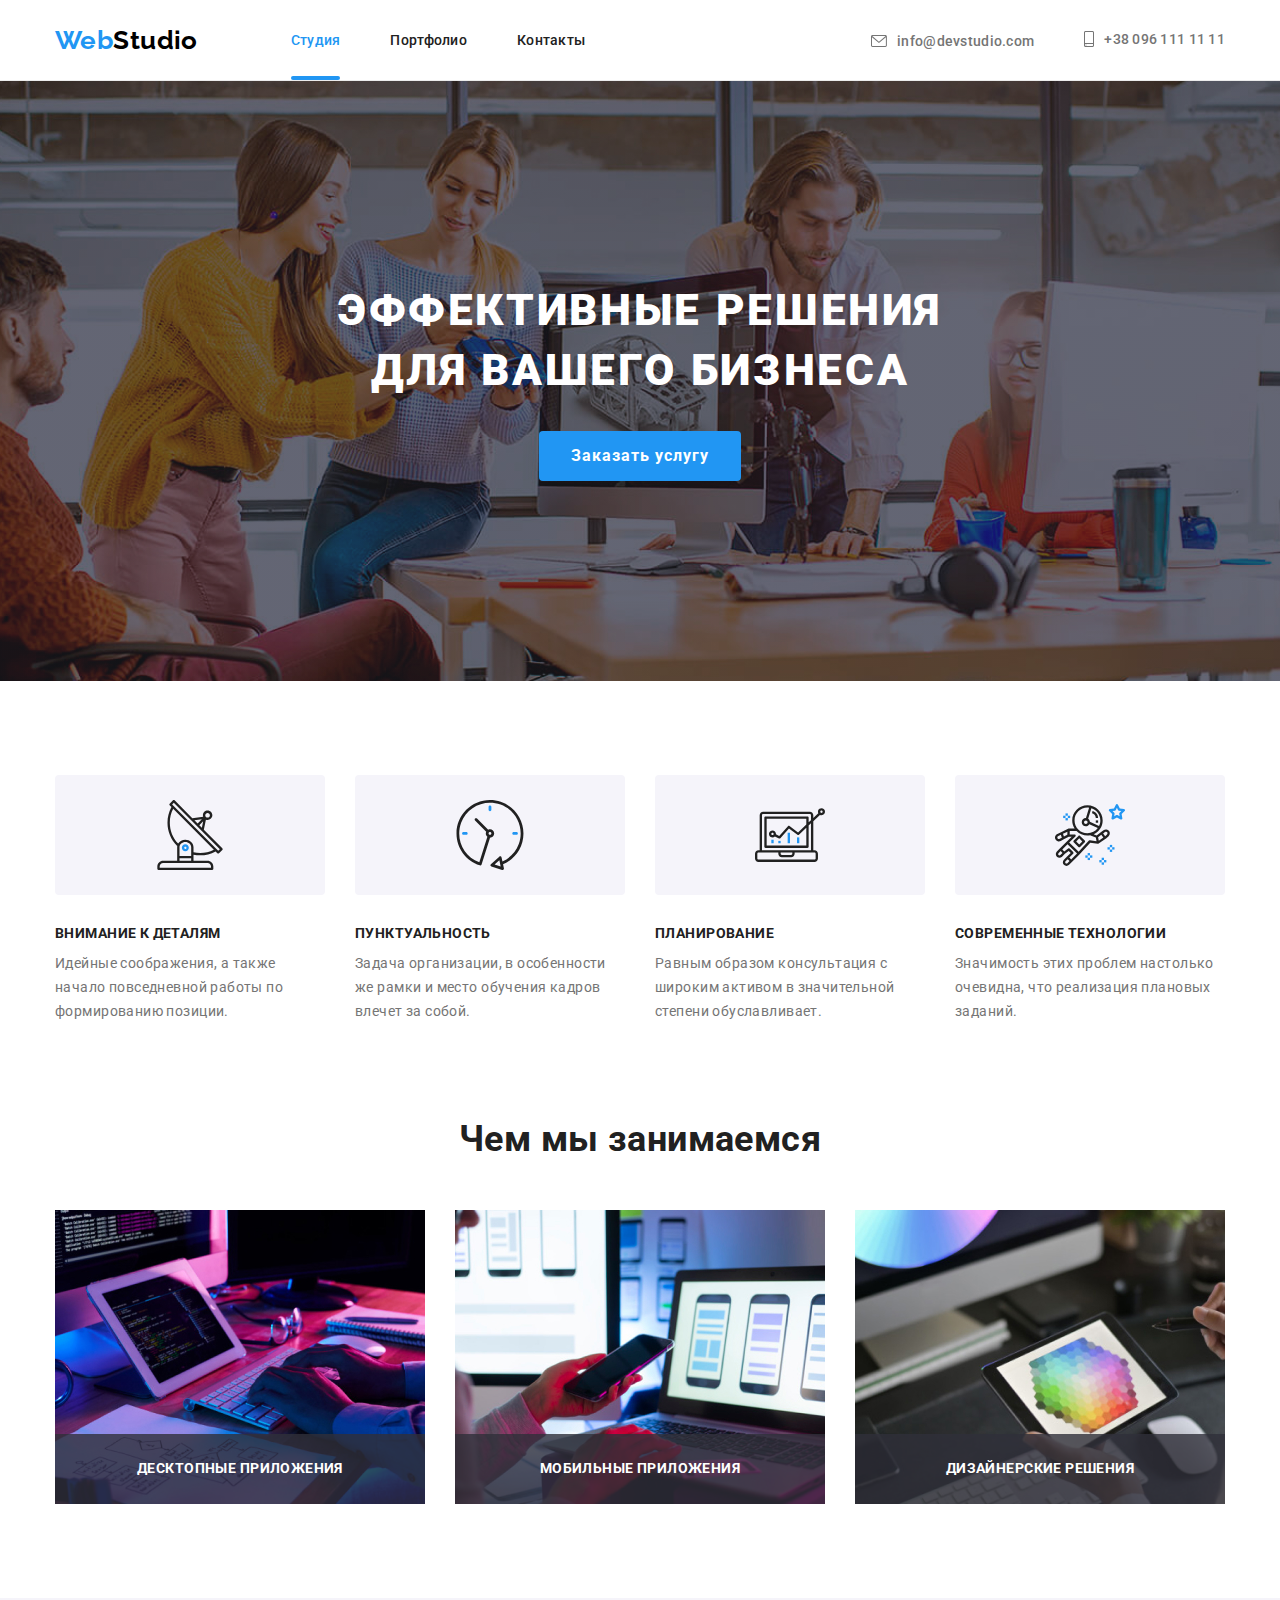
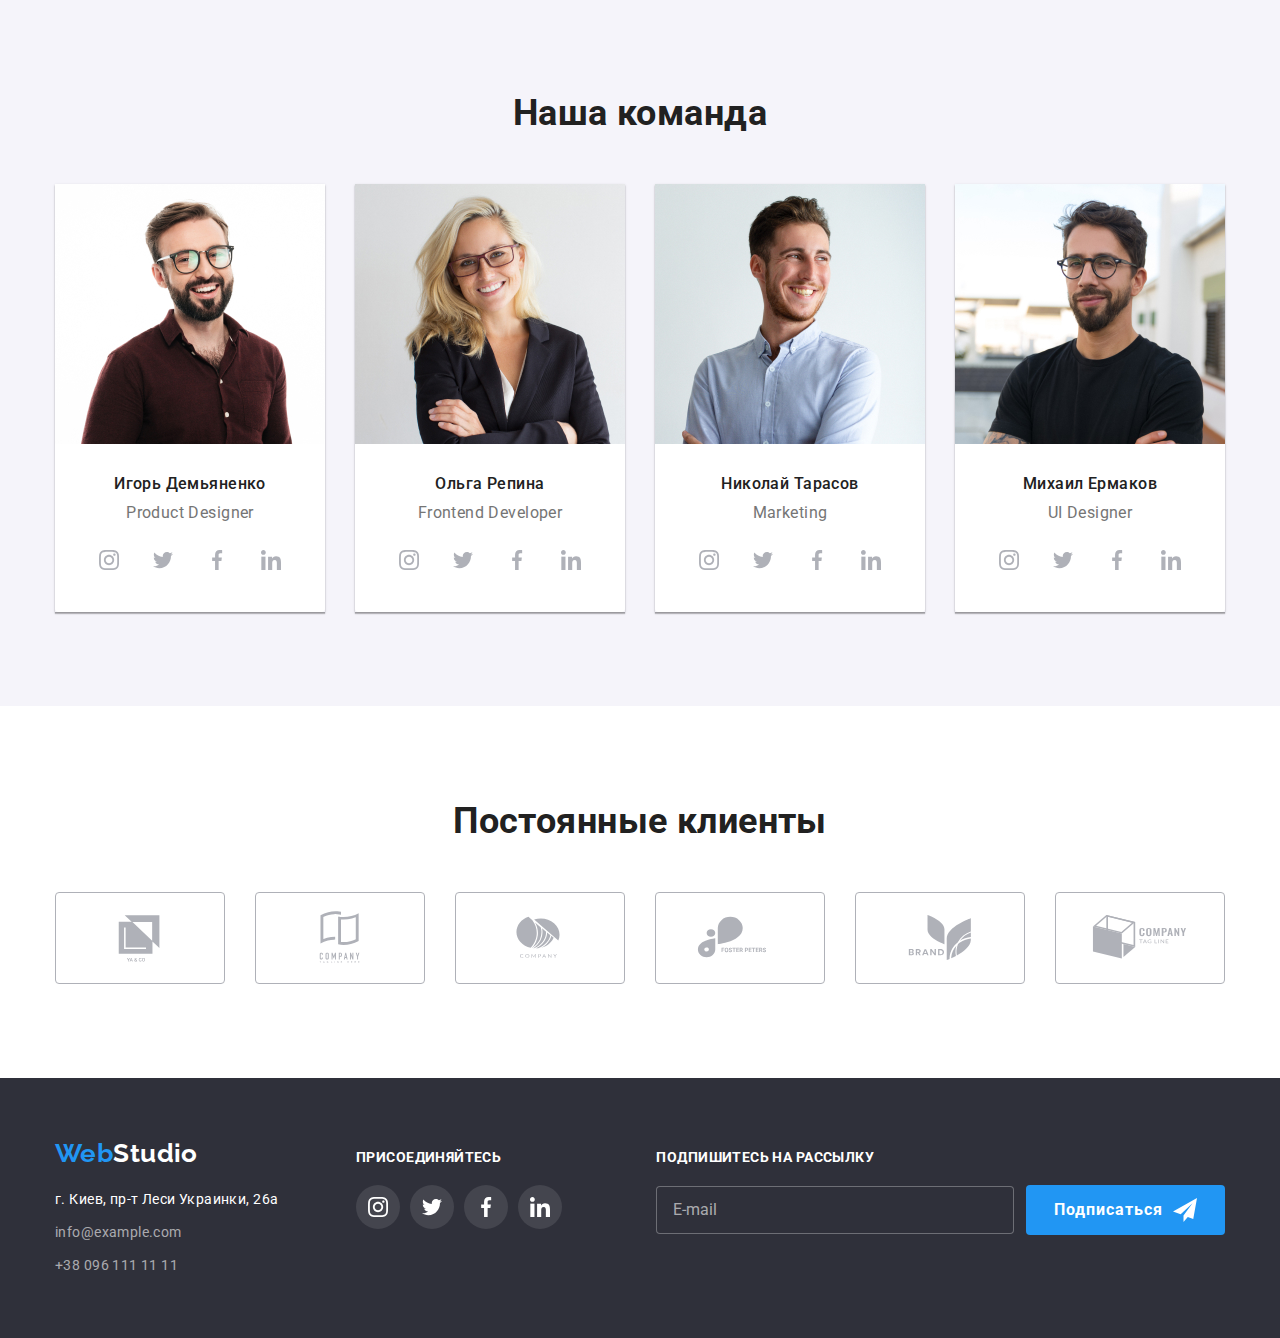
<file: index.html>
<!DOCTYPE html>
<html lang="ru">
<head>
    <meta charset="UTF-8">
    <meta http-equiv="X-UA-Compatible" content="IE=edge">
    <meta name="viewport" content="width=device-width, initial-scale=1.0">
    <title>Студия</title>
    <link rel="preconnect" href="https://fonts.googleapis.com">
    <link rel="preconnect" href="https://fonts.gstatic.com" crossorigin>
    <link href="https://fonts.googleapis.com/css2?family=Raleway:wght@700&family=Roboto:wght@400;500;700;900&display=swap"
        rel="stylesheet">
    <link rel="stylesheet" href="https://cdnjs.cloudflare.com/ajax/libs/modern-normalize/1.0.0/modern-normalize.min.css" />
    <!-- <link rel="stylesheet" href="./css/styles.css"> -->
    <link rel="stylesheet" href="./css/main.min.css">
</head>
<body>
    <!---------------Header----------------------->
    <header class="header">
    <div class="container container__header">
        <a class="logo" href="./index.html">Web<span class="logo__dark">Studio</span></a>
        <nav class="header__nav">
            <ul class="nav">
                <li class="nav__item">
                    <a class="nav__link nav__link--current" href="./index.html">Студия</a>
                </li>
                <li class="nav__item">
                    <a class="nav__link" href="./portfolio.html">Портфолио</a>
                </li>
                <li class="nav__item"><a class="nav__link" href="">Контакты</a></li>
            </ul>
        </nav>

        <ul class="contact">
            <li class="contact__item">
                <a class="contact__link" href="mailto:info@devstudio.com">
                    <svg class="contact__icon" width="16px" height="12px">
                        <use href="./img/Icons/symbol-defs.svg#envelope"></use>
                    </svg>
                    info@devstudio.com</a>
            </li>
            <li class="contact__item">
                <a class="contact__link" href="tel:+380961111111">
                    <svg class="contact__icon" width="10px" height="16px">
                        <use href="./img/Icons/symbol-defs.svg#smartphone"></use>
                    </svg>
                    +38 096 111 11 11</a>
            </li>
        </ul>

        <button type="button" class="button-open" data-menu-open>
            <svg class="button-menu__icon" width="40px" height="40px">
                <use href="./img/Icons/symbol-defs.svg#menu-mob"></use>
            </svg>
        </button>
    </div>

    <div class="mobile-menu is-hidden" data-menu>
        <div class="container__mobile-menu">
            <div class="mobile-menu__top">
                <button type="button" class="button-close" data-menu-close>
                    <svg class="mobile-menu__icon" width="40px" height="40px">
                        <use href="./img/Icons/symbol-defs.svg#close-mobile"></use>
                    </svg>
                </button>
                <ul class="mobile-menu__list">
                    <li class="mobile-menu__item">
                        <a class="mobile-menu__link mobile-menu__link--current" href="./index.html">Студия</a>
                    </li>
                    <li class="mobile-menu__item">
                        <a class="mobile-menu__link" href="./portfolio.html">Портфолио</a>
                    </li>
                    <li class="mobile-menu__item">
                        <a class="mobile-menu__link" href="">Контакты</a>
                    </li>
                </ul>
            </div>
            <div class="mobile-menu__bottom">
                <ul class="mobile-contact">
                    <li class="mobile-contact__item">
                        <a class="mobile-contact__mail" href="mailto:info@devstudio.com">
                            info@devstudio.com</a>
                    </li>
                    <li class="mobile-contact__item">
                        <a class="mobile-contact__tel" href="tel:+380961111111">+38 096 111 11 11</a>
                    </li>
                </ul>

                <ul class="mobile-social">
                    <li class="mobile-social__item">
                        <a href="https://www.instagram.com/" target="_blank" rel="noopener noreferrer"
                            class="mobile-social__link">Instagram</a>
                    </li>
                    <li class="mobile-social__item">
                        <a href="https://twitter.com/" target="_blank" rel="noopener noreferrer"
                            class="mobile-social__link">Twitter</a>
                    </li>
                    <li class="mobile-social__item">
                        <a href="https://www.facebook.com/" target="_blank" rel="noopener noreferrer"
                            class="mobile-social__link">Facebook</a>
                    </li>
                    <li class="mobile-social__item">
                        <a href="https://www.linkedin.com/" target="_blank" rel="noopener noreferrer"
                            class="mobile-social__link">LinkedIn</a>
                    </li>
                </ul>
            </div>
        </div>
    </div>
    </header>
    
    <main>
       <!----------Hero section-------------->
        <section class="hero">
            <div class="container">
                <h1 class="hero__title">Эффективные решения для вашего бизнеса</h1>
                <button class="btn hero__btn btn--style" type="button" data-modal-open>
                    Заказать услугу
                </button>
            </div>
            <!------------Modal form--------------->
            <div class="backdrop is-hidden" data-modal>
                <div class="modal">
                    <button class="modal__button" data-modal-close>
                        <svg class="modal__icon" width="18" height="18">
                            <use href="./img/Icons/symbol-defs2.svg#closeback"></use>
                        </svg>
                    </button>
            
                    <form class="modal-form" autocomplete="off">
                        <h2 class="modal-form__title">
                            Оставьте свои данные, мы вам перезвоним
                        </h2>
            
                        <label class="modal-form__label">Имя
                            <input class="modal-form__input" type="text" name="name" />
                            <svg class="modal-form__icon" width="18" height="18">
                                <use href="./img/Icons/symbol-defs.svg#person-black"></use>
                            </svg>
                        </label>
            
                        <label class="modal-form__label">Телефон
                            <input class="modal-form__input" type="tel" name="tel" />
                            <svg class="modal-form__icon" width="18" height="18">
                                <use href="./img/Icons/symbol-defs.svg#phone-black"></use>
                            </svg>
                        </label>
            
                        <label class="modal-form__label">Почта
                            <input class="modal-form__input" type="email" name="mail" />
                            <svg class="modal-form__icon" width="18" height="18">
                                <use href="./img/Icons/symbol-defs.svg#email-black"></use>
                            </svg>
                        </label>
            
                        <label class="modal-form__label">Комментарий
                            <textarea class="modal-form__input modal-form--comment" name="comment" rows="10"
                                placeholder="Введите текст"></textarea>
                        </label>
            
                        <label class="modal-form__label--checkbox">
                            <input class="modal-form__input--checkbox" type="checkbox" name="policy" value="policy" />
                            <svg class="modal-form__icon--checkbox" width="11" height="8">
                                <use href="./img/Icons/vectors.svg#Vector"></use>
                            </svg>
                            Соглашаюсь с рассылкой и принимаю
                            <a href="" class="modal-form__link">Условия договора</a>
                        </label>
            
                        <div class="button-wrap">
                            <button class="btn btn--style button-wrap__send" type="submit">
                                Отправить
                            </button>
                        </div>
                    </form>
                </div>
            </div>
        </section>
        <!---------Qualities section----------->    
        <section class="section">
            <div class="container">
                            <h2 class="visually-hidden">Список качеств</h2>
                            <ul class="qualities">
                                <li class="qualities__item">
                                    <div class="qualities__box">
                                        <svg width="70px" height="70px">
                                            <use href="./img/Icons/symbol-defs(astro).svg#antenna"></use>
                                        </svg>
                                    </div>
                                    <h3 class="qualities__title">Внимание к деталям</h3>
                                    <p class="qualities__text">
                                        Идейные соображения, а также начало повседневной работы по
                                        формированию позиции.
                                    </p>
                                </li>
                                <li class="qualities__item">
                                    <div class="qualities__box">
                                        <svg width="70px" height="70px">
                                            <use href="./img/Icons/symbol-defs(astro).svg#clock"></use>
                                        </svg>
                                    </div>
                                    <h3 class="qualities__title">Пунктуальность</h3>
                                    <p class="qualities__text">
                                        Задача организации, в особенности же рамки и место обучения
                                        кадров влечет за собой.
                                    </p>
                                </li>
                                <li class="qualities__item">
                                    <div class="qualities__box">
                                        <svg width="70px" height="70px">
                                            <use href="./img/Icons/symbol-defs(astro).svg#diagram"></use>
                                        </svg>
                                    </div>
                                    <h3 class="qualities__title">Планирование</h3>
                                    <p class="qualities__text">
                                        Равным образом консультация с широким активом в значительной
                                        степени обуславливает.
                                    </p>
                                </li>
                                <li class="qualities__item">
                                    <div class="qualities__box">
                                        <svg width="70px" height="70px">
                                            <use href="./img/Icons/symbol-defs(astro).svg#astronaut"></use>
                                        </svg>
                                    </div>
                                    <h3 class="qualities__title">Современные технологии</h3>
                                    <p class="qualities__text">
                                        Значимость этих проблем настолько очевидна, что реализация
                                        плановых заданий.
                                    </p>
                                </li>
                            </ul>
            </div>
        </section>
        <!----------Examples section---------->
        <section class="section section--none">
            <div class="container">
                <h2 class="section__title">Чем мы занимаемся</h2>
                <ul class="examples">
                    <li class="examples__item">
                        <picture>
                            <source srcset="
                            ./img/desktop.jpg 1x,
                            ./img/desktop@2x.jpg 2x
                          " media="(min-width: 1200px)" />
                            <img src="./img/desktop.jpg" alt="Computer" />
                        </picture>
        
                        <h3 class="examples__title">Десктопные приложения</h3>
                    </li>
                    <li class="examples__item">
                        <picture>
                            <source srcset="
                            ./img/mobile.jpg 1x,
                            ./img/mobile@2x.jpg 2x
                          " media="(min-width: 1200px)" />
                            <img src="./img/mobile.jpg" alt="Mobile" />
                        </picture>
        
                        <h3 class="examples__title">Мобильные приложения</h3>
                    </li>
                    <li class="examples__item">
                        <picture>
                            <source srcset="
                            ./img/design.jpg 1x,
                            ./img/design@2x.jpg 2x
                          " media="(min-width: 1200px)" />
                            <img src="./img/design.jpg" alt="Design" />
                        </picture>
        
                        <h3 class="examples__title">Дизайнерские решения</h3>
                    </li>
                </ul>
            </div>
        </section>
        <!------------Team section------------>
        <section class="section section--background">
            <div class="container">
                <h2 class="section__title section__title--poz">Наша команда</h2>
        
                <ul class="team">
                    <li class="team__item">
                        <picture>
                            <source srcset="
                            ./img/team/ihor-desktop.jpg 1x,
                            ./img/team/ihor-desktop@2x.jpg 2x
                          " media="(min-width: 1200px)" />
                            <source srcset="
                            ./img/team/ihor-tab.jpg 1x,
                            ./img/team/ihor-tab@2x.jpg 2x
                          " media="(min-width: 768px)" />
                            <source srcset="
                            ./img/team/ihor-mob.jpg 1x,
                            ./img/team/ihor-mob@2x.jpg 2x
                          " media="(min-width: 320px)" />
        
                            <img src="./img/team/ihor-desktop.jpg" alt="Product Designer" />
                        </picture>
        
                        <div class="team__box">
                            <h3 class="team__title">Игорь Демьяненко</h3>
                            <p lang="en" class="team__text">Product Designer</p>
                            <ul class="social">
                                <li class="social__item">
                                    <a href="" class="social__link">
                                        <svg class="social__icon" width="20" height="20">
                                            <use href="./img/Icons/symbol-defs.svg#instagram"></use>
                                        </svg>
                                    </a>
                                </li>
                                <li class="social__item">
                                    <a href="" class="social__link">
                                        <svg class="social__icon" width="20" height="20">
                                            <use href="./img/Icons/symbol-defs.svg#twitter"></use>
                                        </svg>
                                    </a>
                                </li>
                                <li class="social__item">
                                    <a href="" class="social__link">
                                        <svg class="social__icon" width="20" height="20">
                                            <use href="./img/Icons/symbol-defs.svg#facebook"></use>
                                        </svg>
                                    </a>
                                </li>
                                <li class="social__item">
                                    <a href="" class="social__link">
                                        <svg class="social__icon" width="20" height="20">
                                            <use href="./img/Icons/symbol-defs.svg#linkedin"></use>
                                        </svg>
                                    </a>
                                </li>
                            </ul>
                        </div>
                    </li>
        
                    <li class="team__item">
                        <picture>
                            <source srcset="
                            ./img/team/olga-desktop.jpg 1x,
                            ./img/team/olga-desktop@2x.jpg 2x
                          " media="(min-width: 1200px)" />
                            <source srcset="
                            ./img/team/olga-tab.jpg 1x,
                            ./img/team/olga-tab@2x.jpg 2x
                          " media="(min-width: 768px)" />
                            <source srcset="
                            ./img/team/olga-mob.jpg 1x,
                            ./img/team/olga-mob@2x.jpg 2x
                          " media="(min-width: 320px)" />
        
                            <img src="./img/hero/olga-desktop.jpg" alt="Frontend Developer" />
                        </picture>
        
                        <div class="team__box">
                            <h3 class="team__title">Ольга Репина</h3>
                            <p lang="en" class="team__text">Frontend Developer</p>
                            <ul class="social">
                                <li class="social__item">
                                    <a href="" class="social__link">
                                        <svg class="social__icon" width="20" height="20">
                                            <use href="./img/Icons/symbol-defs.svg#instagram"></use>
                                        </svg>
                                    </a>
                                </li>
                                <li class="social__item">
                                    <a href="" class="social__link">
                                        <svg class="social__icon" width="20" height="20">
                                            <use href="./img/Icons/symbol-defs.svg#twitter"></use>
                                        </svg>
                                    </a>
                                </li>
                                <li class="social__item">
                                    <a href="" class="social__link">
                                        <svg class="social__icon" width="20" height="20">
                                            <use href="./img/Icons/symbol-defs.svg#facebook"></use>
                                        </svg>
                                    </a>
                                </li>
                                <li class="social__item">
                                    <a href="" class="social__link">
                                        <svg class="social__icon" width="20" height="20">
                                            <use href="./img/Icons/symbol-defs.svg#linkedin"></use>
                                        </svg>
                                    </a>
                                </li>
                            </ul>
                        </div>
                    </li>
        
                    <li class="team__item">
                        <picture>
                            <source srcset="
                            ./img/team/nick-desktop.jpg 1x,
                            ./img/team/nick-desktop@2x.jpg 2x
                          " media="(min-width: 1200px)" />
                            <source srcset="
                            ./img/team/nick-tab.jpg 1x,
                            ./img/team/nick-tab@2x.jpg 2x
                          " media="(min-width: 768px)" />
                            <source srcset="
                            ./img/team/nick-mob.jpg 1x,
                            ./img/team/nick-mob@2x.jpg 2x
                          " media="(min-width: 320px)" />
        
                            <img src="./img/team/nick-desktop.jpg" alt="Marketing" />
                        </picture>
        
                        <div class="team__box">
                            <h3 class="team__title">Николай Тарасов</h3>
                            <p lang="en" class="team__text">Marketing</p>
                            <ul class="social">
                                <li class="social__item">
                                    <a href="" class="social__link">
                                        <svg class="social__icon" width="20" height="20">
                                            <use href="./img/Icons/symbol-defs.svg#instagram"></use>
                                        </svg>
                                    </a>
                                </li>
                                <li class="social__item">
                                    <a href="" class="social__link">
                                        <svg class="social__icon" width="20" height="20">
                                            <use href="./img/Icons/symbol-defs.svg#twitter"></use>
                                        </svg>
                                    </a>
                                </li>
                                <li class="social__item">
                                    <a href="" class="social__link">
                                        <svg class="social__icon" width="20" height="20">
                                            <use href="./img/Icons/symbol-defs.svg#facebook"></use>
                                        </svg>
                                    </a>
                                </li>
                                <li class="social__item">
                                    <a href="" class="social__link">
                                        <svg class="social__icon" width="20" height="20">
                                            <use href="./img/Icons/symbol-defs.svg#linkedin"></use>
                                        </svg>
                                    </a>
                                </li>
                            </ul>
                        </div>
                    </li>
        
                    <li class="team__item">
                        <picture>
                            <source srcset="
                            ./img/team/mike-desktop.jpg 1x,
                            ./img/team/mike-desktop@2x.jpg 2x
                          " media="(min-width: 1200px)" />
                            <source srcset="
                            ./img/team/mike-tab.jpg 1x,
                            ./img/team/mike-tab@2x.jpg 2x
                          " media="(min-width: 768px)" />
                            <source srcset="
                            ./img/team/mike-mob.jpg 1x,
                            ./img/team/mike-mob@2x.jpg 2x
                          " media="(min-width: 320px)" />
        
                            <img src="./img/team/mike-desktop.jpg" alt="UI Designer" />
                        </picture>
        
                        <div class="team__box">
                            <h3 class="team__title">Михаил Ермаков</h3>
                            <p lang="en" class="team__text">UI Designer</p>
                            <ul class="social">
                                <li class="social__item">
                                    <a href="" class="social__link">
                                        <svg class="social__icon" width="20" height="20">
                                            <use href="./img/Icons/symbol-defs.svg#instagram"></use>
                                        </svg>
                                    </a>
                                </li>
                                <li class="social__item">
                                    <a href="" class="social__link">
                                        <svg class="social__icon" width="20" height="20">
                                            <use href="./img/Icons/symbol-defs.svg#twitter"></use>
                                        </svg>
                                    </a>
                                </li>
                                <li class="social__item">
                                    <a href="" class="social__link">
                                        <svg class="social__icon" width="20" height="20">
                                            <use href="./img/Icons/symbol-defs.svg#facebook"></use>
                                        </svg>
                                    </a>
                                </li>
                                <li class="social__item">
                                    <a href="" class="social__link">
                                        <svg class="social__icon" width="20" height="20">
                                            <use href="./img/Icons/symbol-defs.svg#linkedin"></use>
                                        </svg>
                                    </a>
                                </li>
                            </ul>
                        </div>
                    </li>
                </ul>
            </div>
        </section>

                   
                    <section class="section">
                        <div class="container">
                            <h2 class="section__title section__title--poz">Постоянные клиенты</h2>
                            <ul class="client">
                                <li class="client__item">
                                    <a href="" class="client__link">
                                        <svg class="client__icon" width="106" height="60">
                                            <use href="./img/Icons/symbol-defs.svg#Logo1"></use>
                                        </svg>
                                    </a>
                                </li>
                                <li class="client__item">
                                    <a href="" class="client__link">
                                        <svg class="client__icon" width="106" height="60">
                                            <use href="./img/Icons/symbol-defs.svg#Logo2"></use>
                                        </svg>
                                    </a>
                                </li>
                                <li class="client__item">
                                    <a href="" class="client__link">
                                        <svg class="client__icon" width="106" height="60">
                                            <use href="./img/Icons/symbol-defs.svg#Logo3"></use>
                                        </svg>
                                    </a>
                                </li>
                                <li class="client__item">
                                    <a href="" class="client__link">
                                        <svg class="client__icon" width="106" height="60">
                                            <use href="./img/Icons/symbol-defs.svg#Logo4"></use>
                                        </svg>
                                    </a>
                                </li>
                                <li class="client__item">
                                    <a href="" class="client__link">
                                        <svg class="client__icon" width="106" height="60">
                                            <use href="./img/Icons/symbol-defs.svg#Logo5"></use>
                                        </svg>
                                    </a>
                                </li>
                                <li class="client__item">
                                    <a href="" class="client__link">
                                        <svg class="client__icon" width="106" height="60">
                                            <use href="./img/Icons/symbol-defs.svg#Logo6"></use>
                                        </svg>
                                    </a>
                                </li>
                            </ul>
                        </div>
                    </section>
    </main>
    <!-----------------Footer---------------------->
    <footer class="footer">
        <div class="container container__footer">
            <div class="footer__address">
                <a class="logo" href="./index.html">Web<span class="logo__light">Studio</span></a>
    
                <address class="address">
                    <ul class="address__list">
                        <li class="address__item--map">
                            <a class="address__link--map" href="https://goo.gl/maps/Zfk1go88PQ9JeGADA" target="_blank"
                                rel="noopener noreferrer">г. Киев, пр-т Леси Украинки, 26a</a>
                        </li>
                        <li class="address__item">
                            <a class="address__link" href="mailto:info@example.com">info@example.com</a>
                        </li>
                        <li class="address__item">
                            <a class="address__link" href="tel:+380961111111">+38 096 111 11 11</a>
                        </li>
                    </ul>
                </address>
            </div>
    
            <div class="footer-social">
                <h3 class="footer-social--title">Присоединяйтесь</h3>
                <ul class="social social__footer">
                    <li class="social__item">
                        <a href="" class="social__link social__link--footer">
                            <svg class="social__icon" width="20" height="20">
                                <use href="./img/Icons/symbol-defs.svg#instagram"></use>
                            </svg>
                        </a>
                    </li>
                    <li class="social__item">
                        <a href="" class="social__link social__link--footer">
                            <svg class="social__icon" width="20" height="20">
                                <use href="./img/Icons/symbol-defs.svg#twitter"></use>
                            </svg>
                        </a>
                    </li>
                    <li class="social__item">
                        <a href="" class="social__link social__link--footer">
                            <svg class="social__icon" width="20" height="20">
                                <use href="./img/Icons/symbol-defs.svg#facebook"></use>
                            </svg>
                        </a>
                    </li>
                    <li class="social__item">
                        <a href="" class="social__link social__link--footer">
                            <svg class="social__icon" width="20" height="20">
                                <use href="./img/Icons/symbol-defs.svg#linkedin"></use>
                            </svg>
                        </a>
                    </li>
                </ul>
            </div>
    
            <form class="footer-form" autocomplete="off">
                <h2 class="footer-form__title">Подпишитесь на рассылку</h2>
                <div class="footer-form__wrap">
                    <label>
                        <input class="footer-form__input" type="email" name="mail" placeholder="E-mail" />
                    </label>
    
                    <button class="btn btn__footer btn--style" type="submit">
                        Подписаться
                        <svg class="btn__footer--icon" width="24" height="24">
                            <use href="./img/Icons/symbol-defs.svg#icon-send"></use>
                        </svg>
                    </button>
                </div>
            </form>
        </div>
    </footer>  
     <!-- JS Scripts  -->
    <script src="./JS/modal.js"></script>
    <script src="./JS/mobile-menu.js"></script>
</body>
</html>
</file>
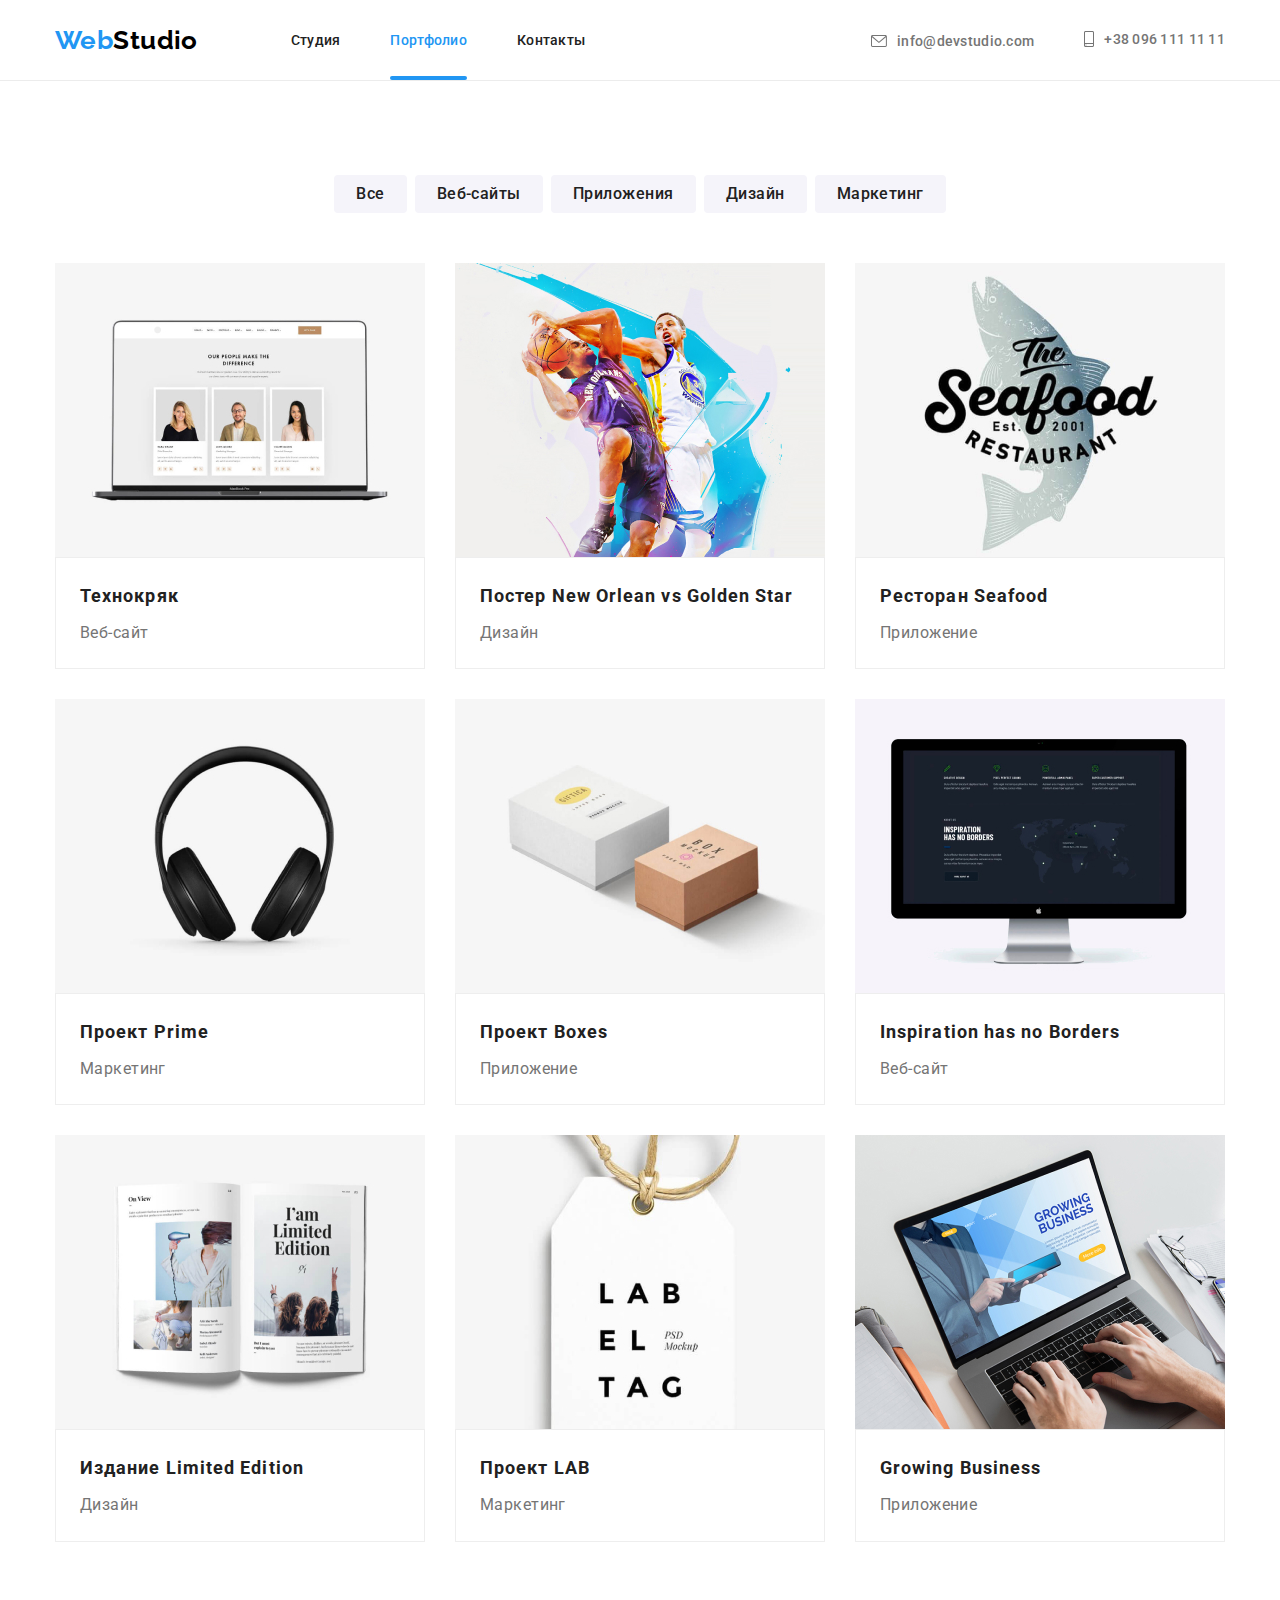
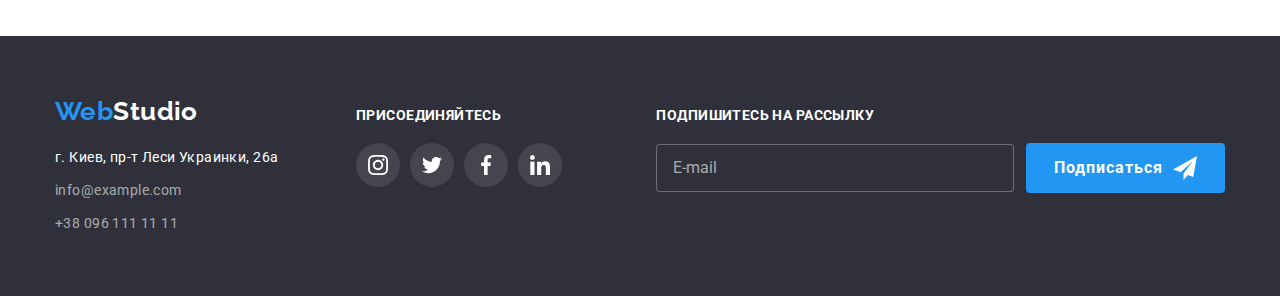
<file: portfolio.html>
<!DOCTYPE html>
<html lang="ru">
<head>
    <meta charset="UTF-8">
    <meta http-equiv="X-UA-Compatible" content="IE=edge">
    <meta name="viewport" content="width=device-width, initial-scale=1.0">
    <title>Портфолио</title>
    <link rel="preconnect" href="https://fonts.googleapis.com">
    <link rel="preconnect" href="https://fonts.gstatic.com" crossorigin>
    <link href="https://fonts.googleapis.com/css2?family=Raleway:wght@700&family=Roboto:wght@400;500;700;900&display=swap" rel="stylesheet">
    <link rel="stylesheet" href="https://cdnjs.cloudflare.com/ajax/libs/modern-normalize/1.0.0/modern-normalize.min.css" />
    <!-- <link rel="stylesheet" href="./css/styles.css"> -->
    <link rel="stylesheet" href="./css/main.min.css">
</head>
<body>
    <header class="header">
    <div class="container container__header">
        <a class="logo" href="./index.html">Web<span class="logo__dark">Studio</span></a>
        <nav class="header__nav">
            <ul class="nav">
                <li class="nav__item">
                    <a class="nav__link " href="./index.html">Студия</a>
                </li>
                <li class="nav__item">
                    <a class="nav__link nav__link--current" href="./portfolio.html">Портфолио</a>
                </li>
                <li class="nav__item"><a class="nav__link" href="">Контакты</a></li>
            </ul>
        </nav>

        <ul class="contact">
            <li class="contact__item">
                <a class="contact__link" href="mailto:info@devstudio.com">
                    <svg class="contact__icon" width="16px" height="12px">
                        <use href="./img/Icons/symbol-defs.svg#envelope"></use>
                    </svg>
                    info@devstudio.com</a>
            </li>
            <li class="contact__item">
                <a class="contact__link" href="tel:+380961111111">
                    <svg class="contact__icon" width="10px" height="16px">
                        <use href="./img/Icons/symbol-defs.svg#smartphone"></use>
                    </svg>
                    +38 096 111 11 11</a>
            </li>
        </ul>

        <button type="button" class="button-open" data-menu-open>
            <svg class="button-menu__icon" width="40px" height="40px">
                <use href="./img/Icons/symbol-defs.svg#menu-mob"></use>
            </svg>
        </button>
    </div>

    <div class="mobile-menu is-hidden" data-menu>
        <div class="container__mobile-menu">
            <div class="mobile-menu__top">
                <button type="button" class="button-close" data-menu-close>
                    <svg class="mobile-menu__icon" width="40px" height="40px">
                        <use href="./img/Icons/symbol-defs.svg#close-mobile"></use>
                    </svg>
                </button>
                <ul class="mobile-menu__list">
                    <li class="mobile-menu__item">
                        <a class="mobile-menu__link" href="./index.html">Студия</a>
                    </li>
                    <li class="mobile-menu__item">
                        <a class="mobile-menu__link mobile-menu__link--current" href="./portfolio.html">Портфолио</a>
                    </li>
                    <li class="mobile-menu__item">
                        <a class="mobile-menu__link" href="">Контакты</a>
                    </li>
                </ul>
            </div>
            <div class="mobile-menu__bottom">
                <ul class="mobile-contact">
                    <li class="mobile-contact__item">
                        <a class="mobile-contact__mail" href="mailto:info@devstudio.com">
                            info@devstudio.com</a>
                    </li>
                    <li class="mobile-contact__item">
                        <a class="mobile-contact__tel" href="tel:+380961111111">+38 096 111 11 11</a>
                    </li>
                </ul>

                <ul class="mobile-social">
                    <li class="mobile-social__item">
                        <a href="https://www.instagram.com/" target="_blank" rel="noopener noreferrer"
                            class="mobile-social__link">Instagram</a>
                    </li>
                    <li class="mobile-social__item">
                        <a href="https://twitter.com/" target="_blank" rel="noopener noreferrer"
                            class="mobile-social__link">Twitter</a>
                    </li>
                    <li class="mobile-social__item">
                        <a href="https://www.facebook.com/" target="_blank" rel="noopener noreferrer"
                            class="mobile-social__link">Facebook</a>
                    </li>
                    <li class="mobile-social__item">
                        <a href="https://www.linkedin.com/" target="_blank" rel="noopener noreferrer"
                            class="mobile-social__link">LinkedIn</a>
                    </li>
                </ul>
            </div>
        </div>
    </div>
    </header>
    <main>
    <!--Buttons-->
    
        <section class="section">
            <div class="container">
                <h1 class="visually-hidden">Portfolio</h1>
                <ul class="filter">
                    <li class="filter__item">
                        <button class="filter__button" type="button">Все</button>
                    </li>
                    <li class="filter__item">
                        <button class="filter__button" type="button">Веб-сайты</button>
                    </li>
                    <li class="filter__item">
                        <button class="filter__button" type="button">Приложения</button>
                    </li>
                    <li class="filter__item">
                        <button class="filter__button" type="button">Дизайн</button>
                    </li>
                    <li class="filter__item">
                        <button class="filter__button" type="button">Маркетинг</button>
                    </li>
                </ul>
        
                <ul class="pictures">
                    <li class="pictures__item">
                        <a href="" class="pictures__link">
                            <div class="pictures__thumb">
                                <picture>
                                    <source srcset="
                                ./img/portfolio/desk/tech-desk.jpg 1x,
                                ./img/portfolio/desk/tech-desk@2x.jpg 2x
                              " media="(min-width: 1200px)" />
                                    <source srcset="
                                ./img/portfolio/tab/tech-tab.jpg 1x,
                                ./img/portfolio/tab/tech-tab@2x.jpg 2x
                              " media="(min-width: 768px)" />
                                    <source srcset="
                                ./img/portfolio/mob/tech-mob.jpg 1x,
                                ./img/portfolio/mob/tech-mob@2x.jpg 2x
                              " media="(min-width: 320px)" />
        
                                    <img src="./img/portfolio/desk/tech-desk.jpg" alt="tehnokryak" />
                                </picture>
        
                                <div class="pictures__overlay">
                                    <p class="pictures__overlay--text">
                                        Технокряк это современная площадка распространения
                                        коронавируса. Компании используют эту платформу для
                                        цифрового шпионажа и атак на защищённые сервера
                                        конкурентов.
                                    </p>
                                </div>
                            </div>
                            <div class="pictures__box">
                                <h2 class="pictures__title">Технокряк</h2>
                                <p class="pictures__text">Веб-сайт</p>
                            </div>
                        </a>
                    </li>
        
                    <li class="pictures__item">
                        <a href="" class="pictures__link">
                            <div class="pictures__thumb">
                                <picture>
                                    <source srcset="
                                ./img/portfolio/desk/poster-desk.jpg 1x,
                                ./img/portfolio/desk/poster-desk@2x.jpg 2x
                              " media="(min-width: 1200px)" />
                                    <source srcset="
                                ./img/portfolio/tab/poster-tab.jpg 1x,
                                ./img/portfolio/tab/poster-tab@2x.jpg 2x
                              " media="(min-width: 768px)" />
                                    <source srcset="
                                 ./img/portfolio/mob/poster-mob.jpg 1x,
                                 ./img/portfolio/mob/poster-mob@2x.jpg 2x
                              " media="(min-width: 320px)" />
        
                                    <img src="./img/portfolio/desk/poster-desk.jpg" alt="poster" />
                                </picture>
        
                                <div class="pictures__overlay">
                                    <p class="pictures__overlay--text">
                                        Технокряк это современная площадка распространения
                                        коронавируса. Компании используют эту платформу для
                                        цифрового шпионажа и атак на защищённые сервера
                                        конкурентов.
                                    </p>
                                </div>
                            </div>
                            <div class="pictures__box">
                                <h2 class="pictures__title">
                                    Постер New Orlean vs Golden Star
                                </h2>
                                <p class="pictures__text">Дизайн</p>
                            </div>
                        </a>
                    </li>
        
                    <li class="pictures__item">
                        <a href="" class="pictures__link">
                            <div class="pictures__thumb">
                                <picture>
                                    <source srcset="
                                ./img/portfolio/desk/restaurant-desk.jpg 1x,
                                ./img/portfolio/desk/restaurant-desk@2x.jpg 2x
                              " media="(min-width: 1200px)" />
                                    <source srcset="
                                ./img/portfolio/tab/restaurant-tab.jpg 1x,
                                ./img/portfolio/tab/restaurant-tab@2x.jpg 2x
                              " media="(min-width: 768px)" />
                                    <source srcset="
                                 ./img/portfolio/mob/restaurant-mob.jpg 1x,
                                 ./img/portfolio/mob/restaurant-mob@2x.jpg 2x
                              " media="(min-width: 320px)" />
        
                                    <img src="./img/portfolio/desk/restaurant-desk.jpg" alt="seafood" />
                                </picture>
        
                                <div class="pictures__overlay">
                                    <p class="pictures__overlay--text">
                                        Технокряк это современная площадка распространения
                                        коронавируса. Компании используют эту платформу для
                                        цифрового шпионажа и атак на защищённые сервера
                                        конкурентов.
                                    </p>
                                </div>
                            </div>
                            <div class="pictures__box">
                                <h2 class="pictures__title">Ресторан Seafood</h2>
                                <p class="pictures__text">Приложение</p>
                            </div>
                        </a>
                    </li>
        
                    <li class="pictures__item">
                        <a href="" class="pictures__link">
                            <div class="pictures__thumb">
                                <picture>
                                    <source srcset="
                                ./img/portfolio/desk/prime-desk.jpg 1x,
                                ./img/portfolio/desk/prime-desk@2x.jpg 2x
                              " media="(min-width: 1200px)" />
                                    <source srcset="
                                ./img/portfolio/tab/prime-tab.jpg 1x,
                                ./img/portfolio/tab/prime-tab@2x.jpg 2x
                              " media="(min-width: 768px)" />
                                    <source srcset="
                                 ./img/portfolio/mob/prime-mob.jpg 1x,
                                 ./img/portfolio/mob/prime-mob@2x.jpg 2x
                              " media="(min-width: 320px)" />
        
                                    <img src="./img/portfolio/desk/prime-desk.jpg" alt="prime" />
                                </picture>
        
                                <div class="pictures__overlay">
                                    <p class="pictures__overlay--text">
                                        Технокряк это современная площадка распространения
                                        коронавируса. Компании используют эту платформу для
                                        цифрового шпионажа и атак на защищённые сервера
                                        конкурентов.
                                    </p>
                                </div>
                            </div>
                            <div class="pictures__box">
                                <h2 class="pictures__title">Проект Prime</h2>
                                <p class="pictures__text">Маркетинг</p>
                            </div>
                        </a>
                    </li>
        
                    <li class="pictures__item">
                        <a href="" class="pictures__link">
                            <div class="pictures__thumb">
                                <picture>
                                    <source srcset="
                                ./img/portfolio/desk/boxes-desk.jpg 1x,
                                ./img/portfolio/desk/boxes-desk@2x.jpg 2x
                              " media="(min-width: 1200px)" />
                                    <source srcset="
                                ./img/portfolio/tab/boxes-tab.jpg 1x,
                                ./img/portfolio/tab/boxes-tab@2x.jpg 2x
                              " media="(min-width: 768px)" />
                                    <source srcset="
                                 ./img/portfolio/mob/boxes-mob.jpg 1x,
                                 ./img/portfolio/mob/boxes-mob@2x.jpg 2x
                              " media="(min-width: 320px)" />
        
                                    <img src="./img/portfolio/desk/boxes-desk.jpg" alt="boxes" />
                                </picture>
        
                                <div class="pictures__overlay">
                                    <p class="pictures__overlay--text">
                                        Технокряк это современная площадка распространения
                                        коронавируса. Компании используют эту платформу для
                                        цифрового шпионажа и атак на защищённые сервера
                                        конкурентов.
                                    </p>
                                </div>
                            </div>
                            <div class="pictures__box">
                                <h2 class="pictures__title">Проект Boxes</h2>
                                <p class="pictures__text">Приложение</p>
                            </div>
                        </a>
                    </li>
        
                    <li class="pictures__item">
                        <a href="" class="pictures__link">
                            <div class="pictures__thumb">
                                <picture>
                                    <source srcset="
                                ./img/portfolio/desk/inspiration-desk.jpg 1x,
                                ./img/portfolio/desk/inspiration-desk@2x.jpg 2x
                              " media="(min-width: 1200px)" />
                                    <source srcset="
                                ./img/portfolio/tab/inspiration-tab.jpg 1x,
                                ./img/portfolio/tab/inspiration-tab@2x.jpg 2x
                              " media="(min-width: 768px)" />
                                    <source srcset="
                                 ./img/portfolio/mob/inspiration-mob.jpg 1x,
                                 ./img/portfolio/mob/inspiration-mob@2x.jpg 2x
                              " media="(min-width: 320px)" />
        
                                    <img src="./img/portfolio/desk/inspiration-desk.jpg " alt="inspiration" />
                                </picture>
        
                                <div class="pictures__overlay">
                                    <p class="pictures__overlay--text">
                                        Технокряк это современная площадка распространения
                                        коронавируса. Компании используют эту платформу для
                                        цифрового шпионажа и атак на защищённые сервера
                                        конкурентов.
                                    </p>
                                </div>
                            </div>
                            <div class="pictures__box">
                                <h2 class="pictures__title">Inspiration has no Borders</h2>
                                <p class="pictures__text">Веб-сайт</p>
                            </div>
                        </a>
                    </li>
        
                    <li class="pictures__item">
                        <a href="" class="pictures__link">
                            <div class="pictures__thumb">
                                <picture>
                                    <source srcset="
                                ./img/portfolio/desk/edition-desk.jpg 1x,
                                ./img/portfolio/desk/edition-desk@2x.jpg 2x
                              " media="(min-width: 1200px)" />
                                    <source srcset="
                                ./img/portfolio/tab/edition-tab.jpg 1x,
                                ./img/portfolio/tab/edition-tab@2x.jpg 2x
                              " media="(min-width: 768px)" />
                                    <source srcset="
                                 ./img/portfolio/mob/edition-mob.jpg 1x,
                                 ./img/portfolio/mob/edition-mob@2x.jpg 2x
                              " media="(min-width: 320px)" />
        
                                    <img src="./img/portfolio/desk/edition-desk.jpg" alt="limited" />
                                </picture>
        
                                <div class="pictures__overlay">
                                    <p class="pictures__overlay--text">
                                        Технокряк это современная площадка распространения
                                        коронавируса. Компании используют эту платформу для
                                        цифрового шпионажа и атак на защищённые сервера
                                        конкурентов.
                                    </p>
                                </div>
                            </div>
                            <div class="pictures__box">
                                <h2 class="pictures__title">Издание Limited Edition</h2>
                                <p class="pictures__text">Дизайн</p>
                            </div>
                        </a>
                    </li>
        
                    <li class="pictures__item">
                        <a href="" class="pictures__link">
                            <div class="pictures__thumb">
                                <picture>
                                    <source srcset="
                                ./img/portfolio/desk/lab-desk.jpg 1x,
                                ./img/portfolio/desk/lab-desk@2x.jpg 2x
                              " media="(min-width: 1200px)" />
                                    <source srcset="
                                ./img/portfolio/tab/lab-tab.jpg 1x,
                                ./img/portfolio/tab/lab-tab@2x.jpg 2x
                              " media="(min-width: 768px)" />
                                    <source srcset="
                                ./img/portfolio/mob/lab-mob.jpg 1x,
                                 ./img/portfolio/mob/lab-mob@2x.jpg 2x
                              " media="(min-width: 320px)" />
        
                                    <img src="./img/portfolio/desk/lab-desk.jpg" alt="lab" />
                                </picture>
        
                                <div class="pictures__overlay">
                                    <p class="pictures__overlay--text">
                                        Технокряк это современная площадка распространения
                                        коронавируса. Компании используют эту платформу для
                                        цифрового шпионажа и атак на защищённые сервера
                                        конкурентов.
                                    </p>
                                </div>
                            </div>
                            <div class="pictures__box">
                                <h2 class="pictures__title">Проект LAB</h2>
                                <p class="pictures__text">Маркетинг</p>
                            </div>
                        </a>
                    </li>
        
                    <li class="pictures__item">
                        <a href="" class="pictures__link">
                            <div class="pictures__thumb">
                                <picture>
                                    <source srcset="
                                ./img/portfolio/desk/growing-desk.jpg 1x,
                                ./img/portfolio/desk/growing-desk@2x.jpg 2x
                              " media="(min-width: 1200px)" />
                                    <source srcset="
                                ./img/portfolio/tab/growing-tab.jpg 1x,
                                ./img/portfolio/tab/growing-tab@2x.jpg 2x
                              " media="(min-width: 768px)" />
                                    <source srcset="
                                ./img/portfolio/mob/growing-mob.jpg 1x,
                                ./img/portfolio/mob/growing-mob@2x.jpg 2x
                              " media="(min-width: 320px)" />
        
                                    <img src="./img/portfolio/desk/growing-desk.jpg" alt="business" />
                                </picture>
        
                                <div class="pictures__overlay">
                                    <p class="pictures__overlay--text">
                                        Технокряк это современная площадка распространения
                                        коронавируса. Компании используют эту платформу для
                                        цифрового шпионажа и атак на защищённые сервера
                                        конкурентов.
                                    </p>
                                </div>
                            </div>
                            <div class="pictures__box">
                                <h2 class="pictures__title">Growing Business</h2>
                                <p class="pictures__text">Приложение</p>
                            </div>
                        </a>
                    </li>
                </ul>
            </div>
        </section>
    </main>
    <footer class="footer">
        <div class="container container__footer">
            <div class="footer__address">
                <a class="logo" href="./index.html">Web<span class="logo__light">Studio</span></a>
    
                <address class="address">
                    <ul class="address__list">
                        <li class="address__item--map">
                            <a class="address__link--map" href="https://goo.gl/maps/Zfk1go88PQ9JeGADA" target="_blank"
                                rel="noopener noreferrer">г. Киев, пр-т Леси Украинки, 26a</a>
                        </li>
                        <li class="address__item">
                            <a class="address__link" href="mailto:info@example.com">info@example.com</a>
                        </li>
                        <li class="address__item">
                            <a class="address__link" href="tel:+380961111111">+38 096 111 11 11</a>
                        </li>
                    </ul>
                </address>
            </div>
    
            <div class="footer-social">
                <h3 class="footer-social--title">Присоединяйтесь</h3>
                <ul class="social social__footer">
                    <li class="social__item">
                        <a href="" class="social__link social__link--footer">
                            <svg class="social__icon" width="20" height="20">
                                <use href="./img/Icons/symbol-defs.svg#instagram"></use>
                            </svg>
                        </a>
                    </li>
                    <li class="social__item">
                        <a href="" class="social__link social__link--footer">
                            <svg class="social__icon" width="20" height="20">
                                <use href="./img/Icons/symbol-defs.svg#twitter"></use>
                            </svg>
                        </a>
                    </li>
                    <li class="social__item">
                        <a href="" class="social__link social__link--footer">
                            <svg class="social__icon" width="20" height="20">
                                <use href="./img/Icons/symbol-defs.svg#facebook"></use>
                            </svg>
                        </a>
                    </li>
                    <li class="social__item">
                        <a href="" class="social__link social__link--footer">
                            <svg class="social__icon" width="20" height="20">
                                <use href="./img/Icons/symbol-defs.svg#linkedin"></use>
                            </svg>
                        </a>
                    </li>
                </ul>
            </div>
    
            <form class="footer-form" autocomplete="off">
                <h2 class="footer-form__title">Подпишитесь на рассылку</h2>
                <div class="footer-form__wrap">
                    <label>
                        <input class="footer-form__input" type="email" name="mail" placeholder="E-mail" />
                    </label>
    
                    <button class="btn btn__footer btn--style" type="submit">
                        Подписаться
                        <svg class="btn__footer--icon" width="24" height="24">
                            <use href="./img/Icons/symbol-defs.svg#icon-send"></use>
                        </svg>
                    </button>
                </div>
            </form>
        </div>
    </footer>
    <script src="./JS/mobile-menu.js"></script>
</body>
</html>
</file>
<file: css/styles.css>
/*----------------- INDEX.HTML STYLES-------------- */
:root {
  --main-text-color: #757575;
  --secondary-text-color: #212121;
  --accent-color: #2196f3;
  --background-color: #2f303a;
  --third-text-color: #ffffff;
  --secondary-white-color: rgba(255, 255, 255,0.6);
  --card-border: 1px solid #eeeeee;
  --clients-border: 1px solid #afb1b8;
  --card-list-gap: 15px;
  --hero-bg-color: #c4c4c4;
  --icons-bg-color: #f5f4fa;
  --social-icon-color: #afb1b8;
  --portfolio-item-shadow: 0px 1px 1px rgba(0, 0, 0, 0.12), 0px 4px 4px rgba(0, 0, 0, 0.06),
  1px 4px 6px rgba(0, 0, 0, 0.16);
  --filter-button-shadow: 0px 3px 1px rgba(0, 0, 0, 0.1), 0px 1px 2px rgba(0, 0, 0, 0.08),
      0px 2px 2px rgba(0, 0, 0, 0.12);
  --main-effect: 250ms cubic-bezier(0.4, 0, 0.2, 1);
  --team-n-modal-shadow: 0px 1px 3px rgba(0, 0, 0, 0.12), 0px 1px 1px rgba(0, 0, 0, 0.14),
  0px 2px 1px rgba(0, 0, 0, 0.2);
}
/* --------------Common styles---------------- */
body {
  background-color: var(--third-text-color);
  color: var(--main-text-color);
  font-family: roboto, sans-serif;
  margin-left: auto;
  margin-right: auto;
  padding-left: 15px;
  padding-right: 15px;
}
img {
  display: block;
}
ul,
li {
  list-style: none;
}
a {
  text-decoration: none;
}
h1,
h2,
h3,
h4,
p {
  margin-top: 0;
}
h1:last-child,
h2:last-child,
h3:last-child,
h4:last-child,
p:last-child {
  margin-bottom: 0;
}
ul,
ol {
  padding: 0;
}
.container {
  width: 1200px;
  padding-left: 15px;
  padding-right: 15px;
  margin-left: auto;
  margin-right: auto;
}

/* -------------------logo------------------------------ */
.header__logo {
  color: var(--secondary-text-color);
  font-style: normal;
  font-weight: bold;
  font-size: 26px;
  line-height: 1.2;
  text-decoration: none;
  font-family: Raleway, sans-serif;
  /* width: 145px;
  height: 31px; */
  margin-left: auto;
  margin-right: 93px;
  letter-spacing: 0.03em;
  padding-top: 24px;
  padding-bottom: 24px;
}
.header__logo-part {
  color: var(--accent-color);
  font-family: Raleway, sans-serif;
}
/* -------------site nav------------------- */
.header__nav {
  display: flex;
  align-items: center;
}
header {
  border-bottom: 1px solid #ececec;
}
.header {
  display: flex;
  align-items: center;
  justify-content: start;width: 1200px;
  padding-left: 15px;
  padding-right: 15px;
  margin-left: auto;
  margin-right: auto;
}
.header__site-nav {
  display: flex;
  margin-top: 0;
  margin-bottom: 0;
}
.header__site-nav :last-child {
  margin-right: 0px;
}
.header__nav-link {
  padding-top: 32px;
  padding-bottom: 32px;
  display: block;
  letter-spacing: 0.02em;
  position: relative;
  transition: color var(--main-effect);
}
.header__nav-link.current::after{
  content: "";
  display: block;
  width: 100%;
  height: 4px;
  border-radius: 2px;
  background-color:var(--accent-color) ;
  position: absolute;
  bottom: 0;
  left: 0;
  right: 0;
}
.header__site-nav .header__item {
  margin-left: 50px;
}
.header__site-nav .header__item:first-child {
  margin-left: 0;
}
.header__site-nav {
  color: var(--secondary-text-color);
  font-size: 14px;
  line-height: 1.2;
  font-weight: 500;
  margin-left: auto;
}
.header__nav-link {
  display: block;
  color: var(--secondary-text-color);
}
.header__nav-link:hover,
.header__nav-link:focus {
  color: var(--accent-color);
}
.header__nav-link.current {
  color: var(--accent-color);
}
/* ------------------header contacts----------------*/
.header__contact:hover,
.header__contact:focus {
  color: var(--accent-color);
}
.header__contact {
  display: flex;
  align-items: center;
  color: var(--main-text-color);
  font-size: 14px;
  line-height: 1.2;
  font-weight: 500;
  letter-spacing: 0.02em;
  padding-top: 32px;
  padding-bottom: 32px;
  transition: color var(--main-effect);
}
.header__contacts {
  display: flex;
  margin-left: auto;
  margin-top: 0;
  margin-bottom: 0;
}
.header__contacts .header__item + .header__item {
  margin-left: 50px;
}
.header__icon {
fill: currentColor;
margin-right: 10px;
}
/* -----------hero section--------------------- */

.container-fluid {
  min-height: 600px;
  max-width: 1600px;
  margin: 0 auto;
  background: linear-gradient(rgba(47, 48, 58, 0.4), rgba(47, 48, 58, 0.4)),
      url('../img/background-hero.jpg'), var(--hero-bg-color);
  background-repeat: no-repeat;
  background-position: center;
  background-size: cover;
}
.hero {
  /* background-color: var(--background-color); */
  margin-left: auto;
  margin-right: auto;
  padding-top: 200px;
  padding-bottom: 200px;
  display: flex;
  text-align: center;
  align-items: center;
}
.hero__title,
.advantages__title {
  text-transform: uppercase;
}
.hero__button.primary {
  padding: 10px 32px;
  color: var(--third-text-color);
  background-color: var(--accent-color);
  font-family: inherit;
  font-weight: 700;
  font-size: 16px;
  line-height: 1.87;
  letter-spacing: 0.06em;
  border: none;
  border-radius: 4px;
  cursor: pointer;
  transition: background-color var(--main-effect), box-shadow var(--main-effect);
}
.backdrop{
  position: fixed;
  top: 0;
  left: 0;
  width: 100%;
  height: 100%;
  opacity: 1;
  background-color: rgba(0, 0, 0, 0.2);
  z-index: 10;
  visibility: visible;
  transition: opacity var(--main-effect), visibility var(--main-effect);
  }
.backdrop.is-hidden{
  opacity: 0;
  pointer-events: none;
  visibility: hidden;
}
.hero__button.primary:hover,
.hero__button.primary:focus {
  background-color: #188ce8;
}
.hero__title {
  color: var(--third-text-color);
  font-size: 44px;
  line-height: 1.36;
  font-weight: 900;
  margin-bottom: 30px;
  letter-spacing: 0.06em;
}
/* -------------Modal wrapper--------------- */
.modal-wrapper {
  opacity: 1;
  visibility: visible;
  top: 50%;
  left: 50%;
  transform: translate(-50%, -50%) scale(1);
  position: absolute;
  min-width: 528px;
  min-height: 581px;
  background-color: #ffffff;
  border-radius: 4px;
  transition: transform var(--main-effect), opacity var(--main-effect),
    visibility var(--main-effect);
  background-color: var(--third-text-color);
  box-shadow: var(--team-n-modal-shadow);
  padding: 40px;
}

.backdrop.is-hidden .modal-wrapper {
  transform: scale(.4);
  opacity: 0;
  transform: translate(-50%, -50%);
}

.backdrop .backdrop__modal-wrapper {
  transform: scale(1);
  opacity: 1;
  transform: translate(-50%, -50%);
}

.modal-btn {
  position: absolute;
  display: flex;
  align-items: center;
  justify-content: center;
  top: 8px;
  right: 8px;
  height: 30px;
  width: 30px;
  border-radius: 50%;
  cursor: pointer;
  padding: 0;
  color: #000000;
  background-color: var(--third-text-color);
  border: 1px solid rgba(0, 0, 0, 0.1);
  transition: transform var(--main-effect), border var(--main-effect),
    background-color var(--main-effect), color var(--main-effect);
}
.backdrop__icon-close {
  width: 18px;
  height: 18px;
  fill: currentColor;
}
.modal-btn:hover,
.modal-btn:focus {
  background-color: var(--accent-color);
  color: var(--third-text-color);
  border: transparent;
  transform: rotate(180deg);
}
.modal-form {
  display: block;
  width: 448px;
  margin-left: auto;
  margin-right: auto;
}
.modal-form__title {
  display: block;
  margin-bottom: 12px;
  font-weight: 700;
  font-size: 20px;
  line-height: 1.15;
  text-align: center;
  color: var(--secondary-text-color)
}
.modal-form__group {
  position: relative;
  display: flex;
  flex-direction: column;
  margin-bottom: 20px;
}
.modal-form__label{
  text-align: left;
  margin-bottom: 4px;
  font-size: 12px;
  line-height: 1.17;
  letter-spacing: 0.01em;
}
.form-group.textarea{
  margin-bottom: 20px;
}
.modal-form__input {
  width: 100%;
  padding-top: 11px;
  padding-bottom: 11px;
  padding-left: 42px;
  padding-right: 12px;
  border: 1px solid rgba(33, 33, 33, 0.2);
  border-radius: 4px;
  transition: border-color var(--main-effect);

}
.modal-form__input-text {
  width: 100%;
  padding: 12px 16px;
  resize: none;
  border: 1px solid rgba(33, 33, 33, 0.2);
  border-radius: 4px;
  font-size: 14px;
  line-height: 1.16;
  letter-spacing: 0.01em;
  transition: border-color var(--main-effect);
}
.modal-form__input::placeholder,
.modal-form__input-text::placeholder{
  font-size: 14px;
  line-height: 1.16;
  letter-spacing: 0.01em;
  color: rgba(117, 117, 117, 0.5);
}
.modal-form__group:focus-within > .modal-form__input,
.modal-form__group:focus-within > .modal-form__input-text{
  outline: transparent;
  border-color: var(--accent-color);
}

.modal-form__icon{
  position: absolute;
  bottom: 11px;
  left: 12px;
  fill: #212121;
  transition: fill var(--main-effect);    
}
.modal-form__group:focus-within>.modal-form__icon {
  fill: var(--accent-color);
}
.modal-form__group.agreement{
  flex-direction: row;
  align-items: center;
  justify-content: center;
  margin-bottom: 30px;
  font-size: 14px;
  line-height: 1.7;
  letter-spacing: 0.03em;
}
.modal-form__agreement-link{
  text-decoration-line: underline;
  color: var(--accent-color);
  margin-left: 3px;
}
.modal-form__checkbox-vector {
  margin-right: 7px;
  border: 2px solid #212121;
  border-radius: 2px;
  fill: none;
  transition: border-color var(--main-effect), background-color var(--main-effect),
  fill var(--main-effect);
}
.modal-form__group.agreement:focus-within>.modal-form__checkbox-vector {
  border-color: var(--accent-color);
}
.modal-form__checkbox.agreement:checked~.modal-form__checkbox-vector {
  border: transparent;
  background-color: var(--accent-color);
  fill: var(--primary-white-color);
}
.visually-hidden {
  position: absolute;
  white-space: nowrap;
  width: 1px;
  height: 1px;
  overflow: hidden;
  border: 0;
  padding: 0;
  clip: rect(0 0 0 0);
  clip-path: inset(50%);
  margin: -1px;
}
.btn {
  display: block;
  width: 200px;
  height: 50px;
  padding: 10px 55px;
  margin-right: auto;
  margin-left: auto;
  font-weight: 700;
  font-size: 16px;
  line-height: 1.87;
  text-align: center;
  letter-spacing: 0.06em;
  color: var(--third-text-color);
  background: var(--accent-color);
  box-shadow: 0px 4px 4px rgba(0, 0, 0, 0.15);
  border: transparent;
  border-radius: 4px;
  transition: background-color var(--main-effect);
}
.btn:hover,
.btn:focus {
  background-color: #188ce8;
}


/*------------ advantages section--------------- */
.advantages__content {
  display: flex;
  margin: -15px;
}
.advantages {
  margin-top: auto;
  padding-top: 94px;
  padding-bottom: 94px;
}
/* .features {
  margin-right: 30px;
  width: 270px;
}
.features:last-child {
  margin-right: 0px;
} */
.advantages__title {
  color: var(--secondary-text-color);
  font-size: 14px;
  line-height: 1.2;
  font-weight: 700;
}
.advantages__text {
  color: var(--main-text-color);
  font-size: 14px;
  line-height: 1.7;
  font-weight: 400;
  margin-bottom: 0;
}
.advantages__item {
  margin: 15px;
  width: calc((100% - 120px) / 4);
}
.advantages__icons {
  display: flex;
  justify-content: center;
  align-items: center;
  width: 270px;
  height: 120px;
  background: var(--icons-bg-color);
  border-radius: 4px;
  margin-bottom: 30px;
}

/* -----------------what we do----------------------- */
.whatWeDo{
  padding-top: 0;
  padding-bottom: 94px;
}
.whatWeDo__boxes {
  display: flex;
  margin-top: 50px;
  margin-bottom: 0;
}
.whatWeDo__box {
  position: relative;
  margin-right: 30px;
  max-width: 100%;
  height: auto;
}
.whatWeDo__boxes-title {
  position: absolute;
  left: 0;
  bottom: 0;
  width: 100%;
  padding: 27px 0;
  font-size: 14px;
  font-weight: 700;
  line-height: 1.17;
  text-transform: uppercase;
  text-align: center;
  color: var(--third-text-color);
  background-color: rgba(47, 48, 58, 0.8);
}
.whatWeDo__box::after{
  position: absolute;
  bottom: 0;
  left: 0;
  right: 0;
  content: "";
  display: block;
  width: 100%;
  height: 70px;
  /* background-color: rgba(47, 48, 58, 0.8); */
}
.whatWeDo__box:last-child {
  margin-right: 0px;
}

.section-title {
  color: var(--secondary-text-color);
  font-size: 36px;
  line-height: 1.2;
  font-weight: 700;
  text-align: center;
  margin-bottom: 50px;
}
.section-name {
  color: var(--secondary-text-color);
  font-size: 16px;
  line-height: 1.2;
  font-weight: 500;
  margin-top: 0;
  margin-bottom: 10px;
}
.section-profession {
  color: var(--main-text-color);
  font-size: 16px;
  line-height: 1.2;
  font-weight: 400;
  padding-bottom: 0;
  margin-bottom: 16px;
}
/* ------------our team----------------------- */
.team {
  background-color: #f5f4fa;
  display: flex;
  margin-top: 0;
  margin-bottom: 0;
}
.section {
 padding: 94px 0;
}
.team-mates {
  display: flex;
}
.team-card {
  padding: calc(2 * var(--card-list-gap)) 0;
}
.team-mate {
  width: 270px;
  /* height: 368px; */
  margin-right: 30px;
  background-color: var(--third-text-color);
  box-shadow: 0px 1px 3px rgba(0, 0, 0, 0.12), 0px 1px 1px rgba(0, 0, 0, 0.14),
    0px 2px 1px rgba(0, 0, 0, 0.2);
  border-radius: 0px 0px 4px 4px;
  margin-top: 0;
  margin-bottom: 0;
}
.team-mate:last-child {
  margin-right: 0;
}
.section-name,
.section-profession {
  text-align: center;
  align-items: center;
}
.team-mate:last-child {
  padding-right: 0px;
}
.team-icons-list {
  display: flex;
  justify-content: center;
}
.team-icon-item + .team-icon-item {
  margin-left: 10px;
}
.team-icon-link {
  display: flex;
  width: 44px;
  height: 44px;
  border-radius: 50%;
  align-items: center;
  justify-content: center;
  color: var(--social-icon-color);
  transition: background-color var(--main-effect), color var(--main-effect);
}
.team-icon {
  fill: currentColor;
}
.team-icon-link:hover,
.team-icon-link:focus {
  background-color: var(--accent-color);
  color: var(--third-text-color);
}
/* ----------------------Section Clients---------------- */
.clients {
  background-color: var(--third-text-color);
}

.clients-title {
  margin-bottom: 50px;
}

.clients-list {
  display: flex;
  margin: calc(-1 * var(--card-list-gap));
}

.clients-item {
  margin: var(--card-list-gap);
  width: calc(100% - (12 * var(--card-list-gap) / 6));
}

.clients-link {
  display: flex;
  justify-content: center;
  align-items: center;
  width: 170px;
  height: 92px;
  border: var(--clients-border);
  border-radius: 4px;
  color: var(--social-icon-color);
  transition: border-color var(--main-effect), color var(--main-effect);
}

.clients-icon {
  fill: currentColor;
}

.clients-link:hover,
.clients-link:focus {
  border-color: var(--accent-color);
  color: var(--accent-color);
}
/* ----------------------footer-------------------- */
address {
  font-style: normal;
  margin-top: 20px;
}
footer {
  padding-top: 60px;
  padding-bottom: 60px;
}
.footer {
  background-color: var(--background-color);
  margin-left: auto;
  margin-right: auto;
}
.footer-container {
  display: flex;
  align-items: baseline;
}
.footer-left {
  margin-right: 70px;
}
.footer-address-map {
  color: var(--third-text-color);
  font-size: 14px;
  line-height: 1.7;
  font-weight: 400;
  margin-bottom: 9px;
  transition: color var(--main-effect);
}
.footer-address-map:hover,
.footer-address-map:focus {
  color: var(--accent-color);
}
.footer-address {
  color: rgba(255, 255, 255, 0.6);
  font-size: 14px;
  line-height: 1.7;
  font-weight: 400;
  margin-bottom: 9px;
}
.footer-address:hover,
.footer-address:focus {
  color: var(--accent-color);
}
.container.footer {
  display: flex;
  flex-direction: column;
}
.contacts {
  margin-top: 20px;
}
.downlogo-part {
  color: #2196f3;
  font-family: Raleway, sans-serif;
}
.footer-logo {
  color: var(--third-text-color);
  text-shadow: 0px 4px 4px rgba(0, 0, 0, 0.25);
  font-style: normal;
  font-weight: 700;
  font-size: 26px;
  line-height: 1.2;
  text-decoration: none;
  font-family: Raleway, sans-serif;
}
.footer-contacts {
  margin: 0;
}
/* ------------------footer socials----------------- */
.footer-center {
  display: block;
  margin-right: auto;
}

.footer-item:not(:last-child) {
    margin-bottom: 9px;
}
.footer-social-icons {
  display: flex;
}
.join-title, .subscribe-label  {
  display: block;
  font-size: inherit;
  font-weight: 700;
  line-height: 1.14;
  text-transform: uppercase;
  color: var(--third-text-color);
  margin-bottom: 20px;
}
.footer-icon-link {
  display: flex;
  width: 44px;
  height: 44px;
  background: rgba(255, 255, 255, 0.1);
  border-radius: 50%;
  align-items: center;
  justify-content: center;
  color: var(--third-text-color);
  transition: color var(--main-effect);
}
.footer-icons-list {
  display: flex;
  margin: 0px;
}
.footer-icon-item:not(:last-child) {
  margin-right: 10px;
}
.footer-icon {
  fill: currentColor;
}
.footer-icon-link:hover,
.footer-icon-link:focus {
  background-color: var(--accent-color);
}
/* -------------------Footer form-------------- */
.subscribe-input {
  display: inline-block;
  width: 358px;
  height: 50px;
  padding: 15px;
  margin-right: 12px;
  color: var(--third-text-color);
  background-color: transparent;
  border: 1px solid rgba(255, 255, 255, 0.3);
  box-shadow: 0px 4px 4px rgba(0, 0, 0, 0.15);
  border-radius: 4px;
}
.subscribe-input::placeholder {
  font-weight: inherit;
  font-size: 16px;
  line-height: 1.25;
  letter-spacing: 0.03em;
  color: rgba(255, 255, 255, 0.6);
}
.subscribe-field {
  display: flex;
  justify-content: space-between;
  align-items: center;
}
.subscribe-button {
  display: flex;
  width: 200px;
  height: 50px;
  justify-content: center;
  align-items: center;
  padding: 0;
  background: #2196f3;
  box-shadow: 0px 4px 4px rgba(0, 0, 0, 0.15);
  border: transparent;
  border-radius: 4px;
  font-weight: 700;
  font-size: 16px;
  line-height: 1.87;
  letter-spacing: 0.06em;
  color: var(--third-text-color);
  fill: var(--third-text-color);
  }
  .button-text {
    margin-right: 10px;
  }
/* ----------------PORTFOLIO.HTML STYLES-----------------*/
/* ----------------------filters------------------ */
.button-secondary {
  color: var(--secondary-text-color);
  background-color: #f5f4fa;
  cursor: pointer;
  font-size: 16px;
  line-height: 1.6;
  font-weight: 500;
  height: 38px;
  border: none;
  border-radius: 4px;
  text-align: center;
  padding: 6px 22px;
  transition: box-shadow var(--main-effect), color var(--main-effect),
  background-color var(--main-effect);
}
.button-sec {
  margin-right: 8px;
}
.button-secondary.active {
  box-shadow: var(--filter-button-shadow);
  color: var(--third-text-color);
  background-color: var(--accent-color);
}
.button-sec:last-child {
  margin-right: 0;
}



.button-secondary:hover,
.button-secondary:focus {
  background-color: var(--accent-color);
  color: var(--third-text-color);
  box-shadow: 0px 4px 4px rgba(0, 0, 0, 0.25);
}
/* ------------------products--------------------- */
.product-img {
  display: block;
}
.product-name {
  color: var(--secondary-text-color);
  font-size: 18px;
  line-height: 2;
  font-weight: 700;
  margin-bottom: 4px;
}
.product-sphere {
  color: var(--main-text-color);
  font-size: 16px;
  line-height: 1.9;
  font-weight: 400;
  margin: 0;
}
/* ------------------container portfolio--------------- */
/* .section {
  padding: 94px 0;
} */
.portfolio-buttons {
  display: flex;
  justify-content: center;
  margin-bottom: 50px;
  margin-top: 0;
}
.portfolio {
  width: 1200px;
  margin-left: auto;
  margin-right: auto;
  padding-left: 15px;
  padding-right: 15px;
}
.product {
  list-style: none;
  display: flex;
  flex-wrap: wrap;
  margin: calc(-1 * var(--card-list-gap));
}
.product-card {
  margin: var(--card-list-gap);
  flex-basis: calc(100% / 3 - 2 * var(--card-list-gap));
  flex-basis: calc((100% - 90px) / 3);
}
.portfolio-overlay{ 
position: absolute;
width: 370px;
height: 294px;
font-size: 18px;
line-height: 1.56;
color: var(--third-text-color);
background-color: rgba(33, 150, 243, 0.9);
padding: 63px 24px;
transition: transform var(--main-effect);
}
.portfolio-wrapper {
  position: relative;
  overflow: hidden;
}
.portfolio-link:hover .portfolio-overlay,
.portfolio-link:focus .portfolio-overlay {
  transform: translateY(-100%);
}
.card-content {
  padding: 20px 24px;
  border: var(--card-border);
  border-top: 0;
}
.product-card:nth-last-child(-n + 3) {
  margin-bottom: 0px;
}
.portfolio-link:hover,
.portfolio-link:focus {
  box-shadow: var(--portfolio-item-shadow);
}
.portfolio-link {
  display: block;
  transition: box-shadow var(--main-effect);
}
</file>
<file: css/main.min.css>
:root{--font-family-main: "Roboto", "sans-serif";--font-family-second: "Raleway", "sans-serif";--main-text-color: #757575;--secondary-text-color: #212121;--accent-color: #2196f3;--background-accent-color: #188ce8;--background-color: #2f303a;--third-text-color: #ffffff;--black-text-color: #000000;--background-box-dark: rgb(47, 48, 58);--background-shadow-dark: rgba(47, 48, 58, 0.4);--secondary-white-color: rgba(255, 255, 255, 0.6);--card-border: 1px solid #eeeeee;--clients-border: 1px solid #afb1b8;--card-list-gap: 15px;--hero-bg-color: #c4c4c4;--icons-bg-color: #f5f4fa;--social-icon-color: #afb1b8;--portfolio-item-shadow: 0px 1px 1px rgba(0, 0, 0, 0.12), 0px 4px 4px rgba(0, 0, 0, 0.06),
        1px 4px 6px rgba(0, 0, 0, 0.16);--filter-button-shadow: 0px 3px 1px rgba(0, 0, 0, 0.1), 0px 1px 2px rgba(0, 0, 0, 0.08),
        0px 2px 2px rgba(0, 0, 0, 0.12);--main-effect: 250ms cubic-bezier(0.4, 0, 0.2, 1);--team-n-modal-shadow: 0px 1px 3px rgba(0, 0, 0, 0.12), 0px 1px 1px rgba(0, 0, 0, 0.14),
        0px 2px 1px rgba(0, 0, 0, 0.2)}.visually-hidden{position:absolute;white-space:nowrap;width:1px;height:1px;overflow:hidden;border:0;padding:0;clip:rect(0 0 0 0);-webkit-clip-path:inset(50%);clip-path:inset(50%);margin:-1px}.btn,.filter__button{display:inline-block;border-radius:4px;border:transparent;font-size:16px}.btn--style{color:var(--third-text-color);background-color:var(--accent-color);font-weight:700;line-height:1.87;letter-spacing:0.06em;-webkit-transition:background-color var(--main-effect),-webkit-box-shadow var(--main-effect);transition:background-color var(--main-effect),-webkit-box-shadow var(--main-effect);transition:background-color var(--main-effect),box-shadow var(--main-effect);transition:background-color var(--main-effect),box-shadow var(--main-effect),-webkit-box-shadow var(--main-effect)}.social__link,.social__link--footer{width:44px;height:44px;border-radius:50%}.logo{color:var(--accent-color);font-family:var(--font-family-second);font-weight:700;font-size:24px}.visually-hidden{position:absolute;white-space:nowrap;width:1px;height:1px;overflow:hidden;border:0;padding:0;clip:rect(0 0 0 0);-webkit-clip-path:inset(50%);clip-path:inset(50%);margin:-1px}.section__title{color:var(--secondary-text-color);font-size:28px;text-align:center}.modal,.team__item{-webkit-box-shadow:0px 2px 1px rgba(0,0,0,0.2),0px 1px 1px rgba(0,0,0,0.14),0px 1px 3px rgba(0,0,0,0.12);box-shadow:0px 2px 1px rgba(0,0,0,0.2),0px 1px 1px rgba(0,0,0,0.14),0px 1px 3px rgba(0,0,0,0.12)}.pictures__link:hover,.pictures__link:focus{-webkit-box-shadow:1px 4px 6px rgba(0,0,0,0.16),0px 4px 4px rgba(0,0,0,0.06),0px 1px 1px rgba(0,0,0,0.12);box-shadow:1px 4px 6px rgba(0,0,0,0.16),0px 4px 4px rgba(0,0,0,0.06),0px 1px 1px rgba(0,0,0,0.12)}.container{width:100%;padding-left:15px;padding-right:15px;margin-left:auto;margin-right:auto}@media screen and (min-width: 480px){.container{width:480px}}@media screen and (min-width: 768px){.container{width:768px}}@media screen and (min-width: 1200px){.container{width:1200px}}.section{padding-top:60px;padding-bottom:60px}@media screen and (min-width: 1200px){.section{padding-top:94px;padding-bottom:94px}}@media screen and (min-width: 1200px){.section__title{font-size:36px}}html{-webkit-box-sizing:border-box;box-sizing:border-box}body{font-family:var(--font-family-main);color:var(--main-text-color);background-color:var(--third-text-color);font-size:14px;line-height:1.17;letter-spacing:0.03em}button{display:block;cursor:pointer}img{display:block;height:auto;max-width:100%}p,h1,h2,h3{margin:0}a{text-decoration:none}ul{list-style:none;padding:0;margin:0}.backdrop{display:-ms-grid;display:grid;position:fixed;top:0;left:0;width:100vw;height:100vh;background-color:rgba(0,0,0,0.2);opacity:1;-webkit-transition:opacity 250ms cubic-bezier(0.4, 0, 0.2, 1),visibility 250ms cubic-bezier(0.4, 0, 0.2, 1);transition:opacity 250ms cubic-bezier(0.4, 0, 0.2, 1),visibility 250ms cubic-bezier(0.4, 0, 0.2, 1);overflow-y:scroll}@media screen and (max-width: 767px){.backdrop{padding:15px}}.backdrop.is-hidden{opacity:0;pointer-events:none;visibility:hidden}.modal{position:relative;min-width:90vw;background-color:#fff;border-radius:4px;-webkit-transition:translate 250ms cubic-bezier(0.4, 0, 0.2, 1),-webkit-box-shadow 250ms cubic-bezier(0.4, 0, 0.2, 1);transition:translate 250ms cubic-bezier(0.4, 0, 0.2, 1),-webkit-box-shadow 250ms cubic-bezier(0.4, 0, 0.2, 1);transition:translate 250ms cubic-bezier(0.4, 0, 0.2, 1),box-shadow 250ms cubic-bezier(0.4, 0, 0.2, 1);transition:translate 250ms cubic-bezier(0.4, 0, 0.2, 1),box-shadow 250ms cubic-bezier(0.4, 0, 0.2, 1),-webkit-box-shadow 250ms cubic-bezier(0.4, 0, 0.2, 1)}@media screen and (max-width: 549px){.modal{height:650px}}@media screen and (min-width: 480px){.modal{min-width:450px}}@media screen and (min-width: 550px){.modal{margin:auto;min-height:581px}}@media screen and (min-width: 1200px){.modal{min-width:528px}}.modal__icon{fill:currentColor}.modal__button{position:absolute;top:8px;right:8px;width:30px;height:30px;display:-webkit-box;display:-ms-flexbox;display:flex;-webkit-box-pack:center;-ms-flex-pack:center;justify-content:center;-webkit-box-align:center;-ms-flex-align:center;align-items:center;border-radius:50%;border-color:rgba(0,0,0,0.1);background-color:#fff;-webkit-transition:color 250ms cubic-bezier(0.4, 0, 0.2, 1);transition:color 250ms cubic-bezier(0.4, 0, 0.2, 1)}.modal__button:focus,.modal__button:hover{color:#2196f3}.modal-form{padding:40px}@media screen and (max-width: 479px){.modal-form{padding:25px}}.modal-form__title{width:370px;font-size:20px;line-height:1.5;text-align:center;margin-bottom:12px;color:#212121}@media screen and (max-width: 479px){.modal-form__title{width:100%}}@media screen and (min-width: 1200px){.modal-form__title{line-height:1.17;width:100%}}.modal-form__link{text-decoration:underline;color:#2196f3;padding-left:3px}.modal-form__label{position:relative;display:-webkit-box;display:-ms-flexbox;display:flex;-webkit-box-orient:vertical;-webkit-box-direction:normal;-ms-flex-direction:column;flex-direction:column;margin-top:10px;font-size:12px;letter-spacing:0.01em;text-align:left}.modal-form__label:first-of-type{margin-top:0}.modal-form__label:focus,.modal-form__label:hover{color:#2196f3}@media screen and (min-width: 768px){.modal-form__label:focus,.modal-form__label:hover{color:#757575}}.modal-form__input{bottom:-1px;margin-top:4px;padding:12px 42px;border-radius:4px;border:1px solid rgba(33,33,33,0.2);outline:none;-webkit-transition:border-color 250ms cubic-bezier(0.4, 0, 0.2, 1);transition:border-color 250ms cubic-bezier(0.4, 0, 0.2, 1)}.modal-form__input:focus{border-color:#2196f3}.modal-form__icon{position:absolute;bottom:11px;left:12px;-webkit-transition:fill 250ms cubic-bezier(0.4, 0, 0.2, 1);transition:fill 250ms cubic-bezier(0.4, 0, 0.2, 1)}.modal-form__input:focus ~ .modal-form__icon{fill:#2196f3}.modal-form--comment{resize:none;padding:12px 16px}.modal-form--comment::-webkit-input-placeholder{color:rgba(117,117,117,0.5);font-size:12px;letter-spacing:0.01em}.modal-form--comment:-ms-input-placeholder{color:rgba(117,117,117,0.5);font-size:12px;letter-spacing:0.01em}.modal-form--comment::-ms-input-placeholder{color:rgba(117,117,117,0.5);font-size:12px;letter-spacing:0.01em}.modal-form--comment::placeholder{color:rgba(117,117,117,0.5);font-size:12px;letter-spacing:0.01em}.modal-form__label--checkbox{display:-webkit-box;display:-ms-flexbox;display:flex;-webkit-box-pack:center;-ms-flex-pack:center;justify-content:center;-webkit-box-align:center;-ms-flex-align:center;align-items:center;margin-top:20px;font-size:12px}@media screen and (max-width: 479px){.modal-form__label--checkbox{display:inline-block}}@media screen and (min-width: 1200px){.modal-form__label--checkbox{line-height:1.71;font-size:14px}}.modal-form__input--checkbox{position:absolute;width:1px;height:1px;margin:-1px;border:0;padding:0;clip:rect(0 0 0 0);overflow:hidden}.modal-form__input--checkbox:checked+.modal-form__icon--checkbox{background-color:#2196f3;fill:#fff;border-color:#2196f3}.modal-form__icon--checkbox{width:16px;height:15px;margin-right:7px;border-radius:2px;border:2px solid #212121}.button-wrap{margin-top:30px;text-align:center}.button-wrap__send{padding:10px 56px;-webkit-transition:background-color 250ms cubic-bezier(0.4, 0, 0.2, 1),-webkit-box-shadow 250ms cubic-bezier(0.4, 0, 0.2, 1);transition:background-color 250ms cubic-bezier(0.4, 0, 0.2, 1),-webkit-box-shadow 250ms cubic-bezier(0.4, 0, 0.2, 1);transition:background-color 250ms cubic-bezier(0.4, 0, 0.2, 1),box-shadow 250ms cubic-bezier(0.4, 0, 0.2, 1);transition:background-color 250ms cubic-bezier(0.4, 0, 0.2, 1),box-shadow 250ms cubic-bezier(0.4, 0, 0.2, 1),-webkit-box-shadow 250ms cubic-bezier(0.4, 0, 0.2, 1)}.button-wrap__send:focus,.button-wrap__send:hover{background-color:#188ce8;-webkit-box-shadow:0 4px 4px rgba(0,0,0,0.15);box-shadow:0 4px 4px rgba(0,0,0,0.15)}.container__mobile-menu{height:100%;width:100%;padding-right:15px;padding-left:40px;margin-left:auto;margin-right:auto;display:-webkit-box;display:-ms-flexbox;display:flex;-webkit-box-orient:vertical;-webkit-box-direction:normal;-ms-flex-direction:column;flex-direction:column;-webkit-box-pack:justify;-ms-flex-pack:justify;justify-content:space-between}@media screen and (min-width: 480px){.container__mobile-menu{width:480px}}@media screen and (min-width: 768px){.container__mobile-menu{display:none}}@media screen and (min-width: 1200px){.container__mobile-menu{display:none}}.button-menu{position:absolute;margin-left:auto;top:10px;right:15px;-webkit-box-align:end;-ms-flex-align:end;align-items:flex-end;background-color:transparent;border:transparent;padding:0}@media screen and (min-width: 768px){.button-menu{display:none}}.button-open{background-color:transparent;border:transparent}@media screen and (min-width: 768px){.button-open{display:none}}.button-close{position:absolute;margin-left:auto;background-color:transparent;border:transparent;top:10px;right:15px;padding:0;-webkit-box-align:end;-ms-flex-align:end;align-items:flex-end}@media screen and (min-width: 768px){.button-close{display:none}}.button-open:focus,.button-close:focus{color:var(--accent-color)}.mobile-menu{position:fixed;background-color:var(--third-text-color);top:0;left:0;width:100vw;height:100vh;z-index:1;padding-top:48px;padding-bottom:48px;-webkit-transform:translate(0);transform:translate(0);-webkit-transition:visability 500ms, -webkit-transform 500ms;transition:visability 500ms, -webkit-transform 500ms;transition:transform 500ms, visability 500ms;transition:transform 500ms, visability 500ms, -webkit-transform 500ms}.mobile-menu.is-hidden{-webkit-transform:translate(100%);transform:translate(100%)}.button-menu__icon,.mobile-menu__icon{fill:currentColor}.mobile-menu__link{color:var(--secondary-text-color);font-size:40px;font-weight:500;letter-spacing:0.02em}.mobile-menu__link--current{color:var(--accent-color)}.mobile-menu__item:not(:last-child){margin-bottom:32px}.mobile-contact{display:-webkit-box;display:-ms-flexbox;display:flex;-webkit-box-orient:vertical;-webkit-box-direction:reverse;-ms-flex-direction:column-reverse;flex-direction:column-reverse}.mobile-contact__item+.mobile-contact__item{margin-bottom:32px}.mobile-contact__tel{font-size:34px;font-weight:500;letter-spacing:0.02em;color:var(--accent-color)}@media screen and (max-width: 479px){.mobile-contact__tel{font-size:30px}}.mobile-contact__mail{font-size:24px;font-weight:500;letter-spacing:0.02em;color:#757575}.mobile-social{display:-webkit-box;display:-ms-flexbox;display:flex;margin-top:64px}@media screen and (max-width: 479px){.mobile-social{-ms-flex-wrap:wrap;flex-wrap:wrap}}.mobile-social__item{padding-right:10px}.mobile-social__item:not(:first-child){padding-left:10px;border-left:1px solid rgba(33,33,33,0.2)}.mobile-social__link{font-size:18px;font-weight:500;line-height:1.22;letter-spacing:0.02em;color:var(--accent-color)}.mobile-menu__icon:hover,.mobile-menu__icon:focus{color:var(--accent-color)}.header{border-bottom:1px solid #ececec}@media screen and (min-width: 768px){.header__nav{display:-webkit-box;display:-ms-flexbox;display:flex;-webkit-box-align:center;-ms-flex-align:center;align-items:center;margin-left:88px}}@media screen and (min-width: 768px) and (min-width: 1200px){.header__nav{margin-left:93px}}.container__header{position:relative;display:-webkit-box;display:-ms-flexbox;display:flex;-webkit-box-pack:justify;-ms-flex-pack:justify;justify-content:space-between;-webkit-box-align:center;-ms-flex-align:center;align-items:center}@media screen and (max-width: 767px){.container__header{padding-top:7px;padding-bottom:7px}}@media screen and (min-width: 1200px){.logo{font-size:26px}}.logo__dark{color:var(--black-text-color)}@media screen and (max-width: 767px){.nav{display:none}}@media screen and (min-width: 768px){.nav{display:-webkit-box;display:-ms-flexbox;display:flex}}.nav__item:not(:last-child){margin-right:50px}.nav__link{display:block;padding-top:32px;padding-bottom:32px;color:var(--secondary-text-color);font-weight:500;letter-spacing:0.02em;-webkit-transition:color var(--main-effect);transition:color var(--main-effect)}.nav__link:focus,.nav__link:hover{color:var(--accent-color)}.nav__link--current{position:relative;color:var(--accent-color)}.nav__link--current::after{content:"";position:absolute;left:0;bottom:0;width:100%;height:4px;border-radius:2px;background-color:var(--accent-color)}@media screen and (max-width: 767px){.contact{display:none}}@media screen and (min-width: 768px){.contact{margin-left:auto}}@media screen and (min-width: 1200px){.contact{display:-webkit-box;display:-ms-flexbox;display:flex;-webkit-box-align:baseline;-ms-flex-align:baseline;align-items:baseline;-webkit-box-orient:horizontal;-webkit-box-direction:normal;-ms-flex-direction:row;flex-direction:row}}.contact__icon{fill:currentColor;margin-right:8px}@media screen and (min-width: 1200px){.contact__icon{margin-right:10px}}@media screen and (min-width: 768px){.contact__item+.contact__item{margin-top:10px}}@media screen and (min-width: 1200px){.contact__item+.contact__item{margin-left:50px}.contact__item+.contact__item{margin-top:0;display:-webkit-box;display:-ms-flexbox;display:flex;-webkit-box-align:center;-ms-flex-align:center;align-items:center;-webkit-box-orient:horizontal;-webkit-box-direction:reverse;-ms-flex-direction:row-reverse;flex-direction:row-reverse}}.contact__link{font-weight:500;letter-spacing:0.02em;color:var(--main-text-color);-webkit-transition:color var(--main-effect);transition:color var(--main-effect)}@media screen and (max-width: 1199px){.contact__link{font-size:12px;display:-webkit-box;display:-ms-flexbox;display:flex;-webkit-box-align:end;-ms-flex-align:end;align-items:flex-end}}@media screen and (min-width: 1200px){.contact__link{display:-webkit-box;display:-ms-flexbox;display:flex;-webkit-box-align:center;-ms-flex-align:center;align-items:center;padding-top:15px;padding-bottom:15px}}.contact__link:focus,.contact__link:hover{color:var(--accent-color)}.hero{max-width:1600px;height:400px;background-image:-webkit-gradient(linear, left top, right top, from(rgba(47,48,58,0.4)), to(rgba(47,48,58,0.4))),url(../img/hero/hero-desktop.jpg);background-image:linear-gradient(to right, rgba(47,48,58,0.4), rgba(47,48,58,0.4)),url(../img/hero/hero-desktop.jpg);padding-top:118px;padding-bottom:118px;margin:0 auto;text-align:center;background-repeat:no-repeat;background-size:cover;background-position:center}@media (min-device-pixel-ratio: 2), (-webkit-min-device-pixel-ratio: 2), (min-resolution: 192dpi), (min-resolution: 2dppx){.hero{background-image:-webkit-gradient(linear, left top, right top, from(rgba(47,48,58,0.4)), to(rgba(47,48,58,0.4))),url(../img/hero/hero-mob@2x.jpg);background-image:linear-gradient(to right, rgba(47,48,58,0.4), rgba(47,48,58,0.4)),url(../img/hero/hero-mob@2x.jpg)}}@media screen and (min-width: 768px){.hero{background-image:-webkit-gradient(linear, left top, right top, from(rgba(47,48,58,0.4)), to(rgba(47,48,58,0.4))),url(../img/hero/hero-tab.jpg);background-image:linear-gradient(to right, rgba(47,48,58,0.4), rgba(47,48,58,0.4)),url(../img/hero/hero-tab.jpg)}}@media screen and (min-width: 768px) and (min-device-pixel-ratio: 2), screen and (min-width: 768px) and (-webkit-min-device-pixel-ratio: 2), screen and (min-width: 768px) and (min-resolution: 192dpi), screen and (min-width: 768px) and (min-resolution: 2dppx){.hero{background-image:-webkit-gradient(linear, left top, right top, from(rgba(47,48,58,0.4)), to(rgba(47,48,58,0.4))),url(../img/hero/hero-tab@2x.jpg);background-image:linear-gradient(to right, rgba(47,48,58,0.4), rgba(47,48,58,0.4)),url(../img/hero/hero-tab@2x.jpg)}}@media screen and (min-width: 1200px){.hero{padding-top:200px;padding-bottom:200px;height:600px;background-image:-webkit-gradient(linear, left top, right top, from(rgba(47,48,58,0.4)), to(rgba(47,48,58,0.4))),url(../img/hero/hero-desktop.jpg);background-image:linear-gradient(to right, rgba(47,48,58,0.4), rgba(47,48,58,0.4)),url(../img/hero/hero-desktop.jpg)}}@media screen and (min-width: 1200px) and (min-device-pixel-ratio: 2), screen and (min-width: 1200px) and (-webkit-min-device-pixel-ratio: 2), screen and (min-width: 1200px) and (min-resolution: 192dpi), screen and (min-width: 1200px) and (min-resolution: 2dppx){.hero{background-image:-webkit-gradient(linear, left top, right top, from(rgba(47,48,58,0.4)), to(rgba(47,48,58,0.4))),url(../img/hero/hero-desktop@2x.jpg);background-image:linear-gradient(to right, rgba(47,48,58,0.4), rgba(47,48,58,0.4)),url(../img/hero/hero-desktop@2x.jpg)}}.hero__title{max-width:360px;margin:0 auto 30px auto;color:var(--third-text-color);font-size:26px;font-weight:900;line-height:1.61;letter-spacing:0.06em;text-transform:uppercase}@media screen and (min-width: 1200px){.hero__title{max-width:700px;font-size:44px;line-height:1.36}}.hero__btn{padding:10px 32px;width:auto}.hero__btn:focus,.hero__btn:hover{background-color:var(--background-accent-color);-webkit-box-shadow:0 4px 4px rgba(0,0,0,0.15);box-shadow:0 4px 4px rgba(0,0,0,0.15)}@media screen and (min-width: 768px){.qualities{display:-webkit-box;display:-ms-flexbox;display:flex;-ms-flex-wrap:wrap;flex-wrap:wrap;margin:-15px}}.qualities__box{display:-webkit-box;display:-ms-flexbox;display:flex;-webkit-box-pack:center;-ms-flex-pack:center;justify-content:center;-webkit-box-align:center;-ms-flex-align:center;align-items:center;height:120px;width:100%;border-radius:4px;background-color:var(--icons-bg-color);margin-bottom:30px}.qualities__title{margin-bottom:10px;color:var(--secondary-text-color);font-size:14px;text-transform:uppercase;text-align:center}@media screen and (min-width: 768px){.qualities__title{text-align:start}}.qualities__text{line-height:1.71}.qualities__item{width:100%}@media screen and (max-width: 767px){.qualities__item:not(:last-child){margin-bottom:30px}}@media screen and (min-width: 768px){.qualities__item{margin:15px;-ms-flex-preferred-size:calc((100% - 60px) / 2);flex-basis:calc((100% - 60px) / 2)}}@media screen and (min-width: 1200px){.qualities__item{margin:15px;-ms-flex-preferred-size:calc((100% - 120px) / 4);flex-basis:calc((100% - 120px) / 4)}}.section--none{padding-top:0;display:none}@media screen and (min-width: 1200px){.section--none{display:block}}.examples{display:-webkit-box;display:-ms-flexbox;display:flex;-ms-flex-wrap:wrap;flex-wrap:wrap;margin-top:50px}.examples__title{position:absolute;left:0;bottom:0;width:100%;height:70px;display:-webkit-box;display:-ms-flexbox;display:flex;-webkit-box-pack:center;-ms-flex-pack:center;justify-content:center;-webkit-box-align:center;-ms-flex-align:center;align-items:center;font-size:14px;text-transform:uppercase;color:var(--third-text-color);background-color:rgba(47,48,58,0.8)}.examples__item{position:relative;margin-right:30px;-ms-flex-preferred-size:calc((100% - 60px) / 3);flex-basis:calc((100% - 60px) / 3)}.examples__item:last-child{margin-right:0}.section--background{background-color:#f5f4fa}@media screen and (min-width: 768px){.team{display:-webkit-box;display:-ms-flexbox;display:flex;-ms-flex-wrap:wrap;flex-wrap:wrap;margin:-15px}}@media screen and (max-width: 767px){.team__item:not(:last-child){margin-bottom:30px}}@media screen and (min-width: 768px){.team__item{-ms-flex-preferred-size:calc((100% - 60px) / 2);flex-basis:calc((100% - 60px) / 2);margin:15px}}@media screen and (min-width: 1200px){.team__item{-ms-flex-preferred-size:calc((100% - 120px) / 4);flex-basis:calc((100% - 120px) / 4)}}.team__box{padding-top:30px;padding-bottom:30px;border-radius:0 0 4px 4px;background-color:#fff}.team__title{font-size:16px;line-height:1.19;text-align:center;margin-bottom:10px;font-weight:500;color:#212121}.team__text{margin-bottom:16px;font-size:16px;line-height:1.19;text-align:center;color:#757575}.social{display:-webkit-box;display:-ms-flexbox;display:flex;-webkit-box-pack:center;-ms-flex-pack:center;justify-content:center;-webkit-box-align:none;-ms-flex-align:none;align-items:none}.social__icon{fill:currentColor}.social__item+.social__item{margin-left:10px}.social__link{display:-webkit-box;display:-ms-flexbox;display:flex;-webkit-box-pack:center;-ms-flex-pack:center;justify-content:center;-webkit-box-align:center;-ms-flex-align:center;align-items:center;background-color:#fff;color:#afb1b8;-webkit-transition:color 250ms cubic-bezier(0.4, 0, 0.2, 1),background-color 250ms cubic-bezier(0.4, 0, 0.2, 1);transition:color 250ms cubic-bezier(0.4, 0, 0.2, 1),background-color 250ms cubic-bezier(0.4, 0, 0.2, 1)}.social__link:hover,.social__link:focus{background-color:#2196f3;color:#fff}.section__title--poz{margin-bottom:30px}@media screen and (min-width: 1200px){.section__title--poz{margin-bottom:50px}}.client{display:-webkit-box;display:-ms-flexbox;display:flex;-ms-flex-wrap:wrap;flex-wrap:wrap;margin:-15px}.client__icon{fill:currentColor}.client__item{-ms-flex-preferred-size:calc((100% - 60px) / 2);flex-basis:calc((100% - 60px) / 2);margin:15px}@media screen and (min-width: 768px){.client__item{-ms-flex-preferred-size:calc((100% - 120px) / 3);flex-basis:calc((100% - 120px) / 3)}}@media screen and (min-width: 1200px){.client__item{-ms-flex-preferred-size:calc((100% - 180px) / 6);flex-basis:calc((100% - 180px) / 6)}}.client__link{width:210px;display:-webkit-box;display:-ms-flexbox;display:flex;-webkit-box-pack:center;-ms-flex-pack:center;justify-content:center;-webkit-box-align:center;-ms-flex-align:center;align-items:center;height:92px;border:1px solid var(--social-icon-color);border-radius:4px;color:var(--social-icon-color);background-color:var(--third-text-color);-webkit-transition:color var(--main-effect),border-color var(--main-effect);transition:color var(--main-effect),border-color var(--main-effect)}@media screen and (max-width: 479px){.client__link{width:100%}}@media screen and (min-width: 768px){.client__link{width:226px}}@media screen and (min-width: 1200px){.client__link{width:170px}}.client__link:focus,.client__link:hover{border-color:var(--accent-color);color:var(--accent-color)}.footer{background-color:var(--background-box-dark);padding-top:60px;padding-bottom:60px}.footer__address{min-width:231px}@media screen and (min-width: 1200px){.footer__address{margin-right:70px}}.container__footer{text-align:center}@media screen and (min-width: 768px){.container__footer{display:-webkit-box;display:-ms-flexbox;display:flex;-ms-flex-wrap:wrap;flex-wrap:wrap;-webkit-box-align:baseline;-ms-flex-align:baseline;align-items:baseline;-ms-flex-pack:distribute;justify-content:space-around}}@media screen and (min-width: 1200px){.container__footer{display:-webkit-box;display:-ms-flexbox;display:flex;-webkit-box-align:baseline;-ms-flex-align:baseline;align-items:baseline;text-align:start}}.logo__light{color:var(--third-text-color)}.address{margin-top:20px}.address__item--map{padding-bottom:8px}@media screen and (min-width: 1200px){.address__item--map{padding-bottom:9px}}.address__item{padding-bottom:8px}@media screen and (min-width: 768px){.address__item:last-child{padding-bottom:0px}}@media screen and (min-width: 1200px){.address__item{padding-bottom:9px}.address__item:last-child{padding-bottom:0px}}.address__link{display:block;color:rgba(255,255,255,0.6);font-style:normal;line-height:1.71;-webkit-transition:color var(--main-effect);transition:color var(--main-effect)}.address__link:focus,.address__link:hover{color:var(--accent-color)}.address__link--map{display:block;color:var(--third-text-color);font-style:normal;line-height:1.71;-webkit-transition:color var(--main-effect);transition:color var(--main-effect)}.address__link--map:focus,.address__link--map:hover{color:var(--accent-color)}.footer-form{margin-top:60px}@media screen and (min-width: 1200px){.footer-form{margin-left:auto;margin-top:0}}.footer-form__title{margin-bottom:20px;font-size:14px;text-transform:uppercase;color:var(--third-text-color)}@media screen and (min-width: 1200px){.footer-form__wrap{display:-webkit-box;display:-ms-flexbox;display:flex;-webkit-box-pack:center;-ms-flex-pack:center;justify-content:center;-webkit-box-align:baseline;-ms-flex-align:baseline;align-items:baseline}}.footer-form__input{width:450px;margin-bottom:20px;padding:15px 16px;border-radius:4px;border:1px solid rgba(255,255,255,0.3);color:var(--third-text-color);background-color:var(--background-box-dark)}.footer-form__input::-webkit-input-placeholder{font-size:16px;line-height:1.25;color:rgba(255,255,255,0.6)}.footer-form__input:-ms-input-placeholder{font-size:16px;line-height:1.25;color:rgba(255,255,255,0.6)}.footer-form__input::-ms-input-placeholder{font-size:16px;line-height:1.25;color:rgba(255,255,255,0.6)}.footer-form__input::placeholder{font-size:16px;line-height:1.25;color:rgba(255,255,255,0.6)}@media screen and (max-width: 479px){.footer-form__input{width:100%}}@media screen and (min-width: 1200px){.footer-form__input{width:358px}}.btn__footer--icon{fill:currentColor;margin-left:10px}.btn__footer{margin:auto;display:-webkit-box;display:-ms-flexbox;display:flex;-webkit-box-pack:center;-ms-flex-pack:center;justify-content:center;-webkit-box-align:center;-ms-flex-align:center;align-items:center;padding:10px 28px;color:var(--third-text-color);-webkit-transition:background-color var(--main-effect),-webkit-box-shadow var(--main-effect);transition:background-color var(--main-effect),-webkit-box-shadow var(--main-effect);transition:background-color var(--main-effect),box-shadow var(--main-effect);transition:background-color var(--main-effect),box-shadow var(--main-effect),-webkit-box-shadow var(--main-effect)}.btn__footer:focus,.btn__footer:hover{background-color:var(--background-accent-color);-webkit-box-shadow:0 4px 4px rgba(0,0,0,0.15);box-shadow:0 4px 4px rgba(0,0,0,0.15)}@media screen and (min-width: 1200px){.btn__footer{margin:0 0 0 12px}}.footer-social{margin-top:60px}@media screen and (min-width: 768px){.footer-social{margin-top:0px}}.footer-social--title{margin-bottom:20px;color:var(--third-text-color);font-size:14px;text-transform:uppercase}.social__footer{display:-webkit-box;display:-ms-flexbox;display:flex}.social__link{display:-webkit-box;display:-ms-flexbox;display:flex;-webkit-box-pack:center;-ms-flex-pack:center;justify-content:center;-webkit-box-align:center;-ms-flex-align:center;align-items:center;background-color:var(--third-text-color);color:var(--social-icon-color);-webkit-transition:color var(--main-effect),background-color var(--main-effect);transition:color var(--main-effect),background-color var(--main-effect)}.social__link:hover,.social__link:focus{background-color:var(--accent-color);color:var(--third-text-color)}.social__link--footer{display:-webkit-box;display:-ms-flexbox;display:flex;-webkit-box-pack:center;-ms-flex-pack:center;justify-content:center;-webkit-box-align:center;-ms-flex-align:center;align-items:center;background-color:rgba(255,255,255,0.1);color:var(--third-text-color);-webkit-transition:background-color var(--main-effect);transition:background-color var(--main-effect)}.social__link--footer:hover,.social__link--footer:focus{background-color:var(--accent-color)}.social{display:-webkit-box;display:-ms-flexbox;display:flex;-webkit-box-pack:center;-ms-flex-pack:center;justify-content:center;-webkit-box-align:none;-ms-flex-align:none;align-items:none}.social__icon{fill:currentColor}.social__item+.social__item{margin-left:10px}.filter{display:-webkit-box;display:-ms-flexbox;display:flex;-ms-flex-wrap:wrap;flex-wrap:wrap;-webkit-box-align:start;-ms-flex-align:start;align-items:flex-start;margin-bottom:40px;margin-top:-15px}@media screen and (min-width: 768px){.filter{display:-webkit-box;display:-ms-flexbox;display:flex;-webkit-box-pack:center;-ms-flex-pack:center;justify-content:center;-webkit-box-align:center;-ms-flex-align:center;align-items:center;margin-bottom:30px;margin-top:0}}@media screen and (min-width: 1200px){.filter{display:-webkit-box;display:-ms-flexbox;display:flex;-webkit-box-pack:center;-ms-flex-pack:center;justify-content:center;margin-bottom:50px}}.filter__item{margin-top:15px;margin-right:8px}.filter__item:last-child{margin-right:0}@media screen and (min-width: 768px){.filter__item{margin-top:0}}.filter__button{padding:6px 22px;color:#212121;background-color:#f5f4fa;font-weight:500;line-height:1.62;letter-spacing:0.03em;-webkit-transition:color 250ms cubic-bezier(0.4, 0, 0.2, 1),background-color 250ms cubic-bezier(0.4, 0, 0.2, 1),-webkit-box-shadow 250ms cubic-bezier(0.4, 0, 0.2, 1);transition:color 250ms cubic-bezier(0.4, 0, 0.2, 1),background-color 250ms cubic-bezier(0.4, 0, 0.2, 1),-webkit-box-shadow 250ms cubic-bezier(0.4, 0, 0.2, 1);transition:color 250ms cubic-bezier(0.4, 0, 0.2, 1),background-color 250ms cubic-bezier(0.4, 0, 0.2, 1),box-shadow 250ms cubic-bezier(0.4, 0, 0.2, 1);transition:color 250ms cubic-bezier(0.4, 0, 0.2, 1),background-color 250ms cubic-bezier(0.4, 0, 0.2, 1),box-shadow 250ms cubic-bezier(0.4, 0, 0.2, 1),-webkit-box-shadow 250ms cubic-bezier(0.4, 0, 0.2, 1)}.filter__button:focus,.filter__button:hover{color:#fff;background-color:#2196f3;-webkit-box-shadow:0px 4px 4px rgba(0,0,0,0.25);box-shadow:0px 4px 4px rgba(0,0,0,0.25)}@media screen and (min-width: 768px){.pictures{display:-webkit-box;display:-ms-flexbox;display:flex;-ms-flex-wrap:wrap;flex-wrap:wrap;margin:-15px}}@media screen and (max-width: 767px){.pictures__item:not(:last-child){margin-bottom:30px}}@media screen and (min-width: 768px){.pictures__item{-ms-flex-preferred-size:calc((100% - 60px) / 2);flex-basis:calc((100% - 60px) / 2);margin:15px}}@media screen and (min-width: 1200px){.pictures__item{-ms-flex-preferred-size:calc((100% - 120px) / 3);flex-basis:calc((100% - 120px) / 3)}}.pictures__thumb{position:relative;overflow:hidden}.pictures__overlay{position:absolute;left:0;bottom:0;width:100%;height:100%;background-color:rgba(33,150,243,0.9);-webkit-transform:translateY(101%);transform:translateY(101%);-webkit-transition:-webkit-transform 250ms cubic-bezier(0.4, 0, 0.2, 1);transition:-webkit-transform 250ms cubic-bezier(0.4, 0, 0.2, 1);transition:transform 250ms cubic-bezier(0.4, 0, 0.2, 1);transition:transform 250ms cubic-bezier(0.4, 0, 0.2, 1), -webkit-transform 250ms cubic-bezier(0.4, 0, 0.2, 1)}.pictures__overlay--text{position:absolute;top:77px;left:24px;text-align:start;font-size:18px;line-height:1.56;color:#fff}@media screen and (max-width: 479px){.pictures__overlay--text{top:25px}}@media screen and (min-width: 768px){.pictures__overlay--text{width:306px;top:49px}}@media screen and (min-width: 1200px){.pictures__overlay--text{width:322px;top:63px}}.pictures__link{display:-webkit-box;display:-ms-flexbox;display:flex;-webkit-box-orient:vertical;-webkit-box-direction:normal;-ms-flex-direction:column;flex-direction:column;height:100%}.pictures__link:hover,.pictures__link:focus{-webkit-transition:-webkit-box-shadow 250ms cubic-bezier(0.4, 0, 0.2, 1);transition:-webkit-box-shadow 250ms cubic-bezier(0.4, 0, 0.2, 1);transition:box-shadow 250ms cubic-bezier(0.4, 0, 0.2, 1);transition:box-shadow 250ms cubic-bezier(0.4, 0, 0.2, 1), -webkit-box-shadow 250ms cubic-bezier(0.4, 0, 0.2, 1)}.pictures__link:hover .pictures__overlay,.pictures__link:focus .pictures__overlay{-webkit-transform:translateY(0);transform:translateY(0)}.pictures__box{padding:20px 24px;border:1px solid #eeeeee;-webkit-box-flex:1;-ms-flex-positive:1;flex-grow:1}.pictures__title{margin-bottom:4px;color:#212121;font-size:18px;line-height:2;letter-spacing:0.06em}@media screen and (min-width: 768px){.pictures__title{width:304px}}@media screen and (min-width: 1200px){.pictures__title{width:320px}}.pictures__text{font-size:16px;line-height:1.88;color:#757575}
/*# sourceMappingURL=main.min.css.map */
</file>
